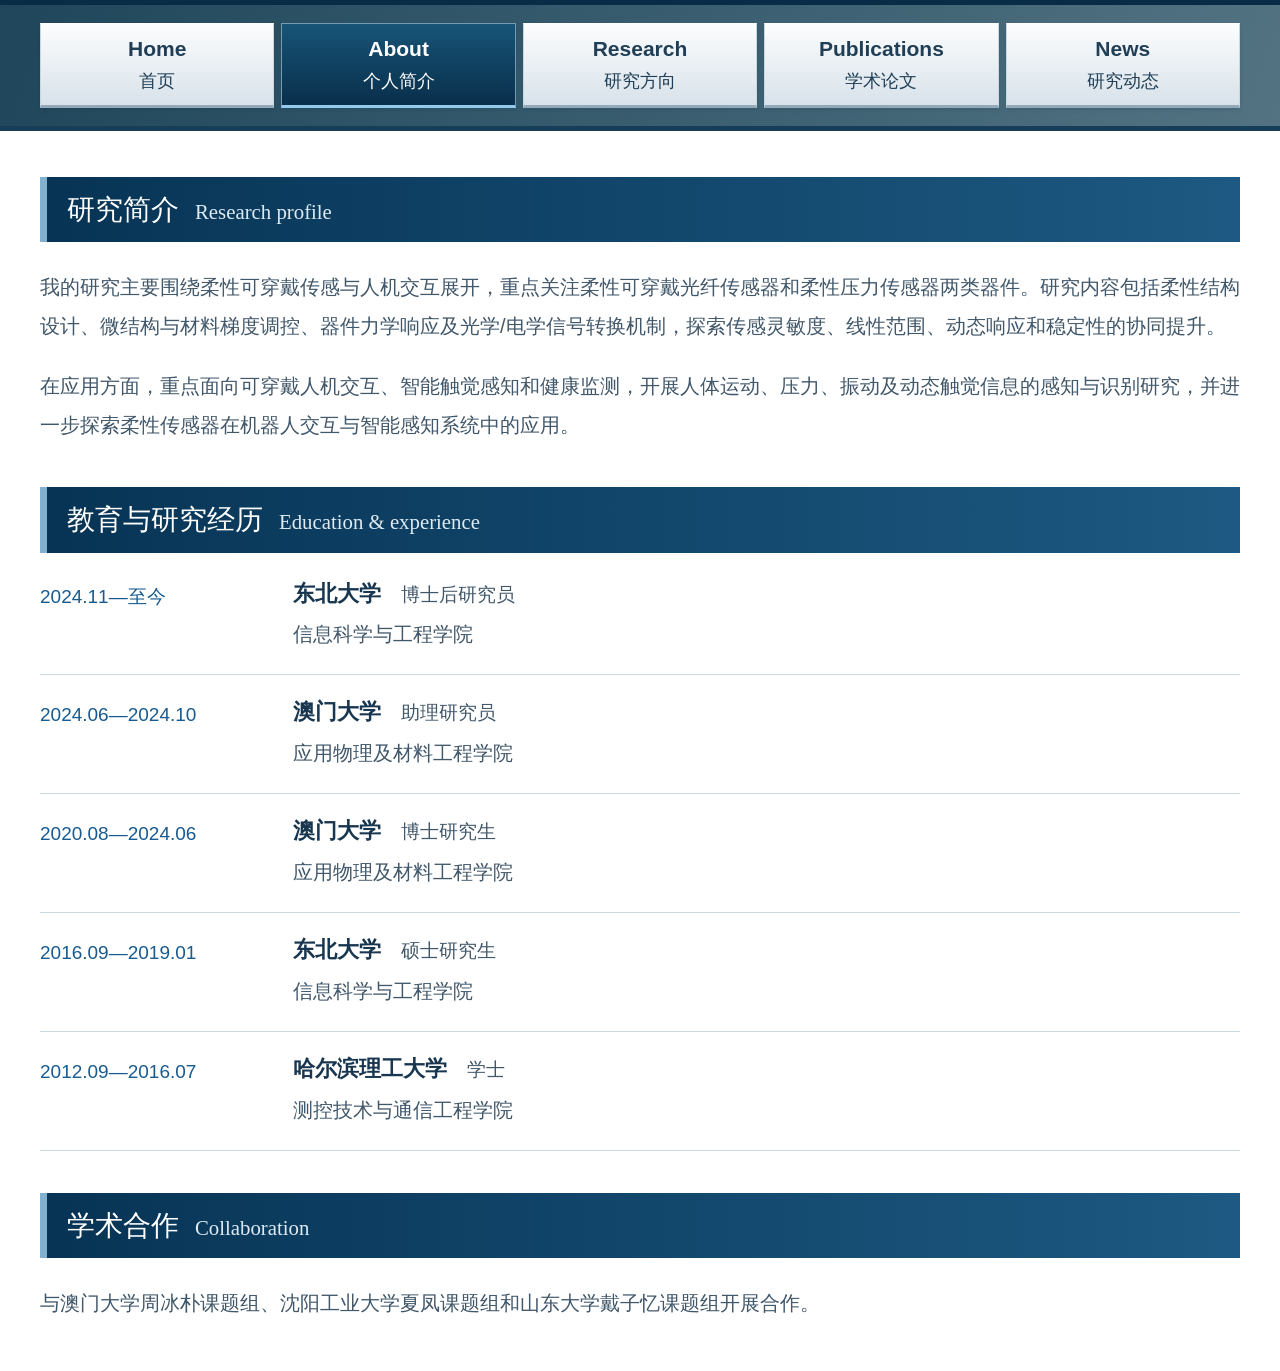
<file: about.html>
<!doctype html>
<html lang="zh-CN"><head>
<meta charset="utf-8"><meta name="viewport" content="width=device-width,initial-scale=1">
<title>个人简介 · 雷铭 Ming Lei</title>
<meta name="description" content="雷铭个人简介：柔性可穿戴传感与人机交互研究、教育与研究经历及学术合作。">
<meta name="author" content="Ming Lei">
<meta name="theme-color" content="#162b44">
<link rel="icon" type="image/svg+xml" href="data:image/svg+xml,%3Csvg%20xmlns%3D%22http%3A%2F%2Fwww.w3.org%2F2000%2Fsvg%22%20viewBox%3D%220%200%2064%2064%22%3E%3Crect%20width%3D%2264%22%20height%3D%2264%22%20rx%3D%226%22%20fill%3D%22%23162b44%22%2F%3E%3Ctext%20x%3D%2232%22%20y%3D%2243%22%20text-anchor%3D%22middle%22%20font-family%3D%22Georgia%2Cserif%22%20font-size%3D%2234%22%20fill%3D%22white%22%3EM%3C%2Ftext%3E%3C%2Fsvg%3E">
<style>@charset "UTF-8";
:root{--ink:#18364f;--muted:#41576a;--blue:#175b91;--deep:#073455;--line:#cbd7e1;--wash:#eef4f8;--white:#fff;--serif:Georgia,'Times New Roman','Noto Serif CJK SC',serif;--sans:-apple-system,BlinkMacSystemFont,'Segoe UI','PingFang SC','Microsoft YaHei',sans-serif}
*{box-sizing:border-box}html{font-size:100%;scroll-behavior:smooth;scroll-padding-top:2rem}body{margin:0;color:var(--ink);background:white;font:1.25rem/1.85 var(--sans);-webkit-font-smoothing:antialiased}a{color:var(--blue);text-underline-offset:5px}a:hover{color:#092e4b}a:focus-visible,button:focus-visible{outline:3px solid #ce891b;outline-offset:5px}img{display:block;max-width:100%;height:auto}button{font:inherit}h1,h2,h3,p{margin-top:0}h1,h2,h3{line-height:1.4}p{margin-bottom:1.35rem}.wrap{width:min(1200px,calc(100% - 72px));margin-inline:auto}.skip{position:absolute;top:-120px;left:1rem;padding:.5rem 1rem;background:white;z-index:99}.skip:focus{top:1rem}
/* Wide academic masthead with individual navigation blocks. */
.masthead{border-top:5px solid #082b46;border-bottom:5px solid #173e58;background:linear-gradient(110deg,#20465b 0%,#406475 66%,#537382 100%);color:white}.header-inner{position:relative;display:grid;grid-template-columns:minmax(0,1fr) auto;gap:24px 32px;padding-block:28px 22px}.brand{display:inline-flex;align-items:center;gap:22px;color:white;text-decoration:none;width:fit-content;min-width:0}.brand:hover{color:white}.brand-mark{width:78px;height:78px;display:grid;place-items:center;flex:0 0 auto;border:1px solid #c4d8e3;outline:1px solid #7996a8;outline-offset:5px;background:#183c52;font:normal 2rem var(--serif);letter-spacing:-3px;padding-right:3px}.brand-name{font:600 2.125rem/1.3 var(--serif);letter-spacing:.01em}.brand-subtitle{display:block;margin-top:.55rem;color:#edf4f8;font:normal 1.1875rem/1.6 var(--sans);letter-spacing:.04em}.header-decoration{width:160px;align-self:center;display:grid;justify-items:end;gap:12px;padding:5px}.header-decoration span{height:2px;background:#b8cbd8;opacity:.7}.header-decoration span:nth-child(1){width:75%}.header-decoration span:nth-child(2){width:100%}.header-decoration span:nth-child(3){width:50%}
.nav{grid-column:1/-1;display:grid;grid-template-columns:repeat(5,minmax(0,1fr));gap:7px}.nav a{display:flex;flex-direction:column;flex-wrap:wrap;gap:.2rem .7rem;align-items:center;justify-content:center;min-height:67px;padding:10px 12px;border:1px solid #c9d7e1;border-top-color:white;border-bottom:3px solid #93a8b8;background:linear-gradient(#fcfdfe,#d8e2ea);color:#203f56;text-align:center;text-decoration:none;box-shadow:0 2px 4px #102a3c25;transition:background .15s ease,color .15s ease}.nav-en{font:600 1.3125rem/1.45 var(--sans)}.nav-zh{font-size:1.125rem;line-height:1.5}.nav a[aria-current=page]{background:linear-gradient(#175477,#092f4c);color:white;border-color:#729bb5;border-bottom-color:#93c9eb}.nav a:hover{background:#c8dce9;color:#123b57}.nav a[aria-current=page]:hover{background:#164d71;color:white}.nav-toggle{display:none;color:white;border:1px solid #b8ccd9;background:#163c53;padding:.4rem .8rem}
/* Home and research features. */
.eyebrow{font-size:1rem;line-height:1.65;letter-spacing:.055em;font-weight:600;color:var(--blue);margin-bottom:1.35rem}.hero{display:grid;grid-template-columns:minmax(0,1.25fr) minmax(0,.85fr);gap:48px;align-items:start;padding:50px 0 44px}.hero h1{font:normal clamp(3rem,4.6vw,4rem)/1.2 var(--serif);letter-spacing:-.03em;margin-bottom:1.3rem}.hero h1 span{font:500 2.1rem/1.4 var(--sans);letter-spacing:.08em;margin-left:1rem;white-space:nowrap}.hero .lead{font-size:1.5rem;line-height:1.7;font-weight:500;margin-bottom:1rem}.hero .intro{color:var(--muted);max-width:39rem}.actions{display:flex;flex-wrap:wrap;align-items:center;gap:1.7rem;margin-top:1.5rem}.button{display:inline-flex;align-items:center;justify-content:center;background:linear-gradient(#286b9b,#154a72);border:1px solid #123d5e;color:white;text-decoration:none;padding:.55rem 1.4rem;font-size:1.1875rem;box-shadow:0 2px 3px #18364f18}.button:hover{background:#123c5c;color:white}.text-link{font-size:1.125rem}
.research-index{border:1px solid #b8cbd9;background:var(--wash);box-shadow:5px 5px 0 #e4ecf2}.research-index>p{background:var(--deep);color:white;padding:12px 18px;font-size:1rem;letter-spacing:.04em;margin:0}.research-index a{display:grid;grid-template-columns:42px minmax(0,1fr);gap:14px;padding:20px 18px;border-bottom:1px solid var(--line);text-decoration:none;color:var(--ink)}.research-index a:last-child{border-bottom:0}.research-index a:hover{background:#e0edf6}.research-index .no{display:grid;place-items:center;align-self:start;height:40px;background:white;border:1px solid #b8c9d6;color:var(--blue);font:normal 1.2rem var(--serif)}.research-index strong{font-size:1.25rem;line-height:1.6;font-weight:600}.research-index small{display:block;font-size:1.0625rem;line-height:1.6;color:var(--muted);margin-top:5px}
.section{padding:42px 0;border-top:1px solid var(--line)}.section-heading{display:flex;justify-content:space-between;align-items:center;gap:1rem;background:linear-gradient(90deg,#073455,#1d5982);border-left:7px solid #81b1cf;color:white;padding:13px 20px;margin-bottom:2rem}.section-heading h2{font-size:1.75rem;font-weight:500;margin:0}.section-heading h2 small{font:normal 1.3rem/1.5 var(--serif);color:#deebf3;margin-left:1rem}.section-heading>a{color:white;white-space:nowrap}
.featured{position:relative;background:#eef4f8;border-top:1px solid #bdcfdd;border-bottom:1px solid #bdcfdd}.featured::before{content:'';display:block;width:min(1200px,calc(100% - 72px));height:5px;margin-inline:auto;background:linear-gradient(90deg,#154f79 0 22%,#86b1cc 22% 42%,#d7e4ed 42%)}.featured-inner{display:grid;grid-template-columns:minmax(0,1fr) minmax(0,1fr);gap:50px;align-items:center;padding-block:42px}.feature-label{font-size:1rem;color:var(--blue);font-weight:600;letter-spacing:.035em;line-height:1.7}.featured h2{font-size:2.125rem;font-weight:500;margin:1.1rem 0}.featured p{color:var(--muted)}.feature-figure{margin:0;padding:24px;background:white;border:1px solid var(--line);box-shadow:5px 5px 0 #d5e3ee}.feature-figure img{width:100%;max-height:330px;object-fit:contain}.feature-figure figcaption{font-size:1rem;line-height:1.7;color:var(--muted);margin-top:16px;padding-top:12px;border-top:1px solid var(--line)}.feature-type{position:relative;min-height:280px;display:flex;flex-direction:column;gap:25px;justify-content:space-between;background:linear-gradient(125deg,#103d5c,#245b7b);color:white;padding:34px;border:5px solid white;outline:1px solid #c0d1df;box-shadow:7px 7px 0 #dce7ef}.feature-type::after{content:'';position:absolute;top:16px;right:16px;width:38px;height:38px;border-top:2px solid #99bed5;border-right:2px solid #99bed5}.feature-type strong{font:normal 2rem/1.3 var(--serif)}.feature-type span{font-size:1rem;letter-spacing:.04em;color:#e0ebf3}
.pub-list{list-style:none;padding:0;margin:0}.pub-item{display:grid;grid-template-columns:54px minmax(0,1fr);gap:22px;padding:1.9rem 0;border-bottom:1px solid var(--line)}.pub-item:first-child{padding-top:0}.pub-number{display:grid;place-items:center;align-self:start;width:45px;height:45px;border:1px solid #b8cbd9;background:var(--wash);color:var(--blue);font:normal 1.35rem var(--serif)}.pub-title{font:500 1.5rem/1.5 var(--serif);margin:0 0 .8rem}.pub-title a{color:var(--ink);text-decoration:none}.pub-title a:hover{color:var(--blue);text-decoration:underline}.authors{color:var(--muted);font-size:1.1875rem;line-height:1.8;margin-bottom:.7rem}.authors strong{color:var(--ink);font-weight:650}.pub-meta{font-size:1.125rem;line-height:1.8;color:var(--muted);margin:0}.pub-meta em{color:var(--blue);font-style:normal;font-weight:600}.pub-links{display:flex;flex-wrap:wrap;gap:.7rem 1.5rem;font-size:1.0625rem;margin-top:.75rem}.home-bottom{display:grid;grid-template-columns:minmax(0,1fr) minmax(0,1fr);gap:52px}.home-bottom h2{font-size:1.65rem;font-weight:500;border-left:6px solid #327aa7;background:var(--wash);padding:10px 16px}.news-row{display:grid;grid-template-columns:112px minmax(0,1fr);gap:14px;margin-top:1.35rem}.news-row time{font-size:1.0625rem;color:var(--blue);font-variant-numeric:tabular-nums}.news-row p{font-size:1.1875rem;color:var(--muted);margin:0}
/* Shared inner-page typography and section ornaments. */
.page-heading{position:relative;padding:35px 32px;margin:38px 0 42px;background:linear-gradient(100deg,#e7eff5,#f7fafc);border-left:7px solid #19547c;border-bottom:1px solid #c5d6e3}.page-heading::after{content:'';position:absolute;right:20px;top:20px;width:56px;height:18px;border-top:2px solid #b4cbdc;border-bottom:2px solid #b4cbdc}.page-heading .eyebrow{margin-bottom:10px}.page-heading h1{font:normal clamp(2.4rem,4vw,3.2rem)/1.3 var(--serif);margin:0}.page-heading h1 span{font:500 1.75rem/1.5 var(--sans);letter-spacing:.06em;margin-left:1.3rem}.page-heading p{color:var(--muted);margin:1.1rem 0 0;max-width:55rem}.page-body{padding-bottom:60px;min-height:420px}.about-layout{display:grid;grid-template-columns:265px minmax(0,1fr);gap:50px}.profile-block{padding:30px;background:var(--wash);border:1px solid var(--line);border-top:6px solid #2a6b98;align-self:start;box-shadow:5px 5px 0 #e0eaf2}.profile-block .initials{font:normal 4.5rem/1.1 var(--serif);letter-spacing:-.07em;margin-bottom:1.4rem}.profile-block h2{font-size:1.625rem;font-weight:500;margin-bottom:.3rem}.profile-block p{font-size:1.125rem;color:var(--muted);margin-bottom:.65rem}.prose{max-width:850px}.prose h2{font-size:1.6rem;font-weight:500;margin:2.8rem 0 1.4rem;padding:8px 16px;border-left:5px solid #347faa;background:var(--wash)}.prose h2:first-child{margin-top:0}.prose p{color:var(--muted)}.timeline-entry{display:grid;grid-template-columns:190px minmax(0,1fr);gap:24px;padding:1.4rem 0;border-top:1px solid var(--line)}.timeline-entry time{color:var(--blue);font-size:1.0625rem}.timeline-entry h3{font-size:1.25rem;font-weight:500;margin-bottom:.5rem}.timeline-entry p{font-size:1.125rem;margin:0}.source-note{font-size:1rem;color:var(--muted);margin-top:1rem}
.research-block{display:grid;grid-template-columns:78px minmax(0,1fr);gap:24px;padding:2.7rem 0;border-bottom:1px solid var(--line)}.research-block:first-child{padding-top:0}.research-num{display:grid;place-items:center;align-self:start;width:62px;height:62px;color:white;background:linear-gradient(#3e7b9c,#16496c);box-shadow:4px 4px 0 #dbe7ef;font:normal 2rem var(--serif)}.research-block h2{font-size:1.875rem;font-weight:500;margin-bottom:.5rem}.research-block .en{font:normal 1.4rem/1.6 var(--serif);color:var(--blue);margin-bottom:1.4rem}.research-block p{color:var(--muted);max-width:55rem}.keywords{display:flex;flex-wrap:wrap;gap:.7rem;margin:1.4rem 0}.keywords span{font-size:1.0625rem;padding:.25rem .75rem;background:var(--wash);color:var(--muted);border:1px solid var(--line)}.related{border-left:3px solid #a5c4d9;padding-left:1.2rem;margin-top:1.5rem;font-size:1.125rem;line-height:1.8}.years{display:flex;flex-wrap:wrap;gap:1rem;margin-bottom:2.5rem;font-size:1.1875rem}.years a{padding:5px 24px;border:1px solid #b9ccda;background:var(--wash);text-decoration:none}.years a:hover{background:#dae9f4}.year-group{display:grid;grid-template-columns:110px minmax(0,1fr);gap:25px;margin-bottom:3rem}.year-group>h2{font:normal 2rem/1.4 var(--serif);color:white;background:var(--deep);padding:12px 15px;margin:0;align-self:start;text-align:center;border-bottom:5px solid #8cb9d7}.year-group .pub-item{grid-template-columns:48px minmax(0,1fr);gap:16px}.news-article{display:grid;grid-template-columns:160px minmax(0,1fr);gap:32px;padding:2.1rem 0;border-bottom:1px solid var(--line)}.news-article:first-child{padding-top:0}.news-article time{color:var(--blue);background:var(--wash);border-left:4px solid #7faaca;padding:9px 14px;align-self:start;font-size:1.125rem}.news-article h2{font-size:1.65rem;font-weight:500;margin-bottom:1.1rem}.news-article p{color:var(--muted);max-width:52rem}.footer{border-top:4px solid #315f7e;background:#edf3f7;padding:30px 0;font-size:1rem;color:var(--muted)}.footer-inner{display:flex;flex-wrap:wrap;justify-content:space-between;align-items:center;gap:1rem}.footer p{margin:0}.footer a{color:var(--muted)}
@media(max-width:1000px){.wrap{width:calc(100% - 48px)}.header-decoration{width:100px}.nav a{flex-direction:column;gap:2px}.hero{grid-template-columns:minmax(0,1.2fr) minmax(0,1fr);gap:32px}.hero h1 span{display:block;margin:.7rem 0 0}.hero .lead{font-size:1.375rem}.featured-inner{gap:32px}.about-layout{grid-template-columns:235px minmax(0,1fr);gap:32px}.timeline-entry{grid-template-columns:1fr;gap:.5rem}.home-bottom{gap:32px}.news-row{grid-template-columns:1fr;gap:4px}.section-heading h2 small{display:block;margin:.3rem 0 0}}
@media(max-width:720px){body{font-size:1.125rem;line-height:1.85}.wrap{width:calc(100% - 32px)}.header-inner{gap:20px 12px;padding-block:22px 18px}.brand{gap:16px}.brand-mark{width:52px;height:58px;font-size:1.5rem;outline-offset:3px}.brand-name{font-size:1.55rem;line-height:1.5}.brand-subtitle{font-size:1rem;margin-top:.25rem;letter-spacing:0}.header-decoration{display:none}.nav-toggle{display:block;align-self:center;padding:.35rem .65rem;font-size:1rem}.nav{grid-template-columns:repeat(2,minmax(0,1fr));gap:7px}.nav a{min-height:62px;flex-direction:row;flex-wrap:wrap;gap:4px 10px;padding:9px}.nav a:last-child{grid-column:1/-1}.nav-en{font-size:1.1875rem}.nav-zh{font-size:1rem}.js .nav{display:none}.js .nav.is-open{display:grid}.hero{grid-template-columns:1fr;padding:34px 0;gap:32px}.hero h1{font-size:3.25rem}.hero h1 span{display:inline-block;margin:0 0 0 .7rem;font-size:1.75rem}.hero .lead{font-size:1.3rem}.hero .intro{font-size:1.1875rem}.eyebrow{font-size:1rem}.research-index strong{font-size:1.1875rem}.research-index small{font-size:1rem}.research-index a{padding:17px 15px;gap:12px}.actions{gap:1.3rem}.text-link{font-size:1.0625rem}.featured-inner{grid-template-columns:1fr;padding-block:32px;gap:25px}.featured::before{width:calc(100% - 32px)}.featured h2{font-size:1.875rem}.feature-type{padding:26px;min-height:260px}.feature-type strong{font-size:1.75rem}.feature-label{font-size:1rem}.section{padding:32px 0}.section-heading{padding:12px 14px;align-items:flex-start}.section-heading h2{font-size:1.5rem}.section-heading h2 small{font-size:1.125rem}.home-bottom{grid-template-columns:1fr;gap:30px}.home-bottom h2{font-size:1.45rem}.news-row{grid-template-columns:108px minmax(0,1fr);gap:12px}.news-row p{font-size:1.125rem}.pub-item{grid-template-columns:36px minmax(0,1fr);gap:12px}.pub-number{width:32px;height:34px;font-size:1.1rem}.pub-title{font-size:1.3125rem}.authors,.pub-meta{font-size:1.0625rem}.pub-links{font-size:1rem}.page-heading{padding:24px 20px;margin:26px 0 30px}.page-heading h1{font-size:2.35rem;overflow-wrap:anywhere}.page-heading h1 span{display:block;margin:.6rem 0 0;font-size:1.5rem}.page-heading::after{width:30px;top:14px;right:12px}.about-layout{grid-template-columns:1fr;gap:30px}.profile-block{padding:24px}.profile-block .initials{float:right;font-size:3.5rem}.prose h2{font-size:1.4rem}.research-block{grid-template-columns:44px minmax(0,1fr);gap:14px}.research-num{width:42px;height:46px;font-size:1.45rem}.research-block h2{font-size:1.5rem}.research-block .en{font-size:1.25rem}.keywords span,.related{font-size:1.0625rem}.year-group{grid-template-columns:1fr;gap:24px}.year-group>h2{justify-self:start;min-width:115px;font-size:1.7rem}.year-group .pub-item{grid-template-columns:36px minmax(0,1fr);gap:12px}.news-article{grid-template-columns:1fr;gap:16px}.news-article time{justify-self:start}.news-article h2{font-size:1.5rem}.page-body{padding-bottom:40px}.footer-inner{display:block}.footer p+p{margin-top:.75rem}}
@media(max-width:420px){.brand-name{font-size:1.375rem}.brand-mark{display:none}.brand-subtitle{max-width:230px}.hero h1 span{display:block;margin:.5rem 0 0}.nav a{flex-direction:column}.news-row{grid-template-columns:1fr;gap:2px}.section-heading{flex-wrap:wrap}}
/* Homepage: full-width introduction with two research directions. */
.hero-home{display:block;max-width:1100px;padding-block:46px 42px}
.home-directions{display:grid;gap:13px;list-style:none;padding:0;margin:0 0 30px}
.home-directions li{display:flex;align-items:baseline;gap:16px;font-size:1.5rem;line-height:1.65;font-weight:600}
.direction-number{flex:0 0 auto;font:normal 1.15rem/1.7 var(--serif);color:var(--blue);border-bottom:2px solid #8fb4cc;min-width:30px;text-align:center}
.research-focus{padding:26px 30px;background:linear-gradient(110deg,#f0f5f9,#fafcfd);border-left:5px solid #427d9f;border-top:1px solid #d9e5ed;border-bottom:1px solid #d9e5ed}
.focus-intro{font-size:1.375rem;color:var(--ink);margin-bottom:20px}
.focus-item h2{font-size:1.375rem;font-weight:600;line-height:1.65;margin:0 0 9px}
.focus-item h2 strong{font-weight:650}
.focus-item p{color:var(--muted);font-size:1.25rem;line-height:1.95;margin:0}
.focus-item+.focus-item{margin-top:24px;padding-top:23px;border-top:1px solid #d4e0e9}
.home-experience{margin-bottom:22px;padding-left:20px;border-left:2px solid #bfd2df}
.home-experience h3{font-size:1.25rem;font-weight:650;color:var(--blue);margin-bottom:7px}
.home-experience p{margin:0;color:var(--muted)}
@media(max-width:720px){.hero-home{padding-block:32px}.home-directions{gap:12px;margin-bottom:24px}.home-directions li{font-size:1.25rem;gap:12px}.direction-number{font-size:1.0625rem;min-width:26px}.research-focus{padding:22px 18px}.focus-intro,.focus-item h2{font-size:1.25rem}.focus-item p{font-size:1.125rem;line-height:1.9}.focus-item+.focus-item{margin-top:21px;padding-top:20px}.home-experience h3{font-size:1.1875rem}}
/* Homepage review: navigation, name and supplied portrait. */
.home-page .header-inner{display:block;padding-block:18px}
.home-page .hero-home{display:grid;grid-template-columns:minmax(0,1fr) 224px;gap:26px 42px;max-width:none;padding-block:46px 20px}
.home-page .hero-home h1{grid-column:1;grid-row:1;margin:0}
.home-portrait{grid-column:2;grid-row:1 / span 2;align-self:start;margin:0;padding:7px;border:1px solid #c6d6e1;background:white;box-shadow:6px 6px 0 #edf3f7}
.home-portrait img{width:100%;height:auto;display:block}
.home-page .research-focus{grid-column:1;grid-row:2;padding:25px 28px}
.pub-inline-link{display:inline;white-space:nowrap}
.pub-original{font-size:inherit}
@media(max-width:1000px) and (min-width:721px){.home-page .hero-home{grid-template-columns:minmax(0,1fr) 190px;column-gap:28px}.home-page .research-focus{padding:23px}.home-page .focus-item h2,.home-page .focus-intro{font-size:1.25rem}}
@media(max-width:720px){.home-page .header-inner{padding-block:12px}.home-page .nav-toggle{margin-left:auto}.home-page .nav.is-open{margin-top:12px}.home-page .hero-home{grid-template-columns:minmax(0,1fr) 120px;gap:24px 20px;padding-block:28px 8px}.home-page .hero-home h1{font-size:2.7rem;align-self:center;line-height:1.25}.home-page .hero-home h1 span{display:block;margin:.6rem 0 0;font-size:1.8rem}.home-portrait{grid-column:2;grid-row:1;padding:5px;box-shadow:4px 4px 0 #edf3f7}.home-page .research-focus{grid-column:1 / -1;grid-row:2;padding:22px 18px}}
@media(max-width:380px){.home-page .hero-home{grid-template-columns:minmax(0,1fr) 102px;column-gap:16px}.home-page .hero-home h1{font-size:2.35rem}}
/* About page: same navigation, type scale and section bars as Home. */
.visually-hidden{position:absolute;width:1px;height:1px;padding:0;margin:-1px;overflow:hidden;clip-path:inset(50%);white-space:nowrap;border:0}
.about-content{padding-top:46px;padding-bottom:48px}
.about-section+.about-section{margin-top:42px}
.about-page .section-heading{margin-bottom:26px}
.about-copy{font-size:1.25rem;line-height:1.95;color:var(--muted)}
.about-copy p:last-child{margin-bottom:0}
.education-list{list-style:none;padding:0;margin:0}
.education-entry{display:grid;grid-template-columns:225px minmax(0,1fr);gap:28px;padding:22px 0;border-bottom:1px solid var(--line)}
.education-entry:first-child{padding-top:0}
.education-period{font-size:1.1875rem;font-variant-numeric:tabular-nums;color:var(--blue);margin:0;white-space:nowrap}
.education-entry h3{display:flex;flex-wrap:wrap;align-items:baseline;gap:8px 20px;font-size:1.375rem;font-weight:600;margin:0 0 7px}
.education-role{font-size:1.1875rem;font-weight:400;color:var(--muted)}
.education-entry div>p{font-size:1.25rem;line-height:1.8;color:var(--muted);margin:0}
@media(max-width:1000px){.education-entry{grid-template-columns:190px minmax(0,1fr);gap:24px}}
@media(max-width:720px){.about-content{padding-top:28px;padding-bottom:36px}.about-section+.about-section{margin-top:32px}.about-page .section-heading{margin-bottom:22px}.about-copy{font-size:1.125rem;line-height:1.9}.education-entry{grid-template-columns:1fr;gap:8px;padding-block:20px}.education-period,.education-role{font-size:1.0625rem}.education-entry h3{font-size:1.25rem;gap:6px 16px}.education-entry div>p{font-size:1.125rem}}
@media(prefers-reduced-motion:reduce){html{scroll-behavior:auto}*{transition:none!important}}
</style>
</head><body class="home-page about-page">
<a class="skip" href="#main">跳转到主要内容</a>
<header class="masthead"><div class="wrap header-inner">

<button class="nav-toggle" type="button" aria-expanded="false" aria-controls="site-nav">菜单</button>
<nav class="nav" id="site-nav" aria-label="主要导航"><a href="index.html"><span class="nav-en" lang="en">Home</span><span class="nav-zh">首页</span></a><a href="about.html" aria-current="page"><span class="nav-en" lang="en">About</span><span class="nav-zh">个人简介</span></a><a href="research.html"><span class="nav-en" lang="en">Research</span><span class="nav-zh">研究方向</span></a><a href="publications.html"><span class="nav-en" lang="en">Publications</span><span class="nav-zh">学术论文</span></a><a href="news.html"><span class="nav-en" lang="en">News</span><span class="nav-zh">研究动态</span></a></nav>
</div></header>
<main id="main"><div class="wrap about-content"><h1 class="visually-hidden">个人简介</h1>
<section class="about-section" aria-labelledby="research-profile"><div class="section-heading"><h2 id="research-profile">研究简介<small lang="en">Research profile</small></h2></div><div class="about-copy"><p>我的研究主要围绕柔性可穿戴传感与人机交互展开，重点关注柔性可穿戴光纤传感器和柔性压力传感器两类器件。研究内容包括柔性结构设计、微结构与材料梯度调控、器件力学响应及光学/电学信号转换机制，探索传感灵敏度、线性范围、动态响应和稳定性的协同提升。</p><p>在应用方面，重点面向可穿戴人机交互、智能触觉感知和健康监测，开展人体运动、压力、振动及动态触觉信息的感知与识别研究，并进一步探索柔性传感器在机器人交互与智能感知系统中的应用。</p></div></section>
<section class="about-section" aria-labelledby="education-experience"><div class="section-heading"><h2 id="education-experience">教育与研究经历<small lang="en">Education &amp; experience</small></h2></div><ol class="education-list"><li class="education-entry"><p class="education-period">2024.11—至今</p><div><h3>东北大学<span class="education-role">博士后研究员</span></h3><p>信息科学与工程学院</p></div></li><li class="education-entry"><p class="education-period">2024.06—2024.10</p><div><h3>澳门大学<span class="education-role">助理研究员</span></h3><p>应用物理及材料工程学院</p></div></li><li class="education-entry"><p class="education-period">2020.08—2024.06</p><div><h3>澳门大学<span class="education-role">博士研究生</span></h3><p>应用物理及材料工程学院</p></div></li><li class="education-entry"><p class="education-period">2016.09—2019.01</p><div><h3>东北大学<span class="education-role">硕士研究生</span></h3><p>信息科学与工程学院</p></div></li><li class="education-entry"><p class="education-period">2012.09—2016.07</p><div><h3>哈尔滨理工大学<span class="education-role">学士</span></h3><p>测控技术与通信工程学院</p></div></li></ol></section>
<section class="about-section" aria-labelledby="collaboration"><div class="section-heading"><h2 id="collaboration">学术合作<small lang="en">Collaboration</small></h2></div><div class="about-copy"><p>与澳门大学周冰朴课题组、沈阳工业大学夏凤课题组和山东大学戴子忆课题组开展合作。</p></div></section>
</div></main>
<script>document.documentElement.classList.add('js');
const toggle = document.querySelector('.nav-toggle');
const nav = document.querySelector('#site-nav');
if (toggle && nav) {
  const close = () => {nav.classList.remove('is-open'); toggle.setAttribute('aria-expanded', 'false'); toggle.textContent = '菜单';};
  toggle.addEventListener('click', () => {
    const open = toggle.getAttribute('aria-expanded') !== 'true';
    toggle.setAttribute('aria-expanded', String(open));
    nav.classList.toggle('is-open', open);
    toggle.textContent = open ? '收起' : '菜单';
  });
  document.addEventListener('keydown', e => {if (e.key === 'Escape' && nav.classList.contains('is-open')) {close(); toggle.focus();}});
  nav.addEventListener('click', e => {if (e.target.closest('a')) close();});
}
</script></body></html>
</file>
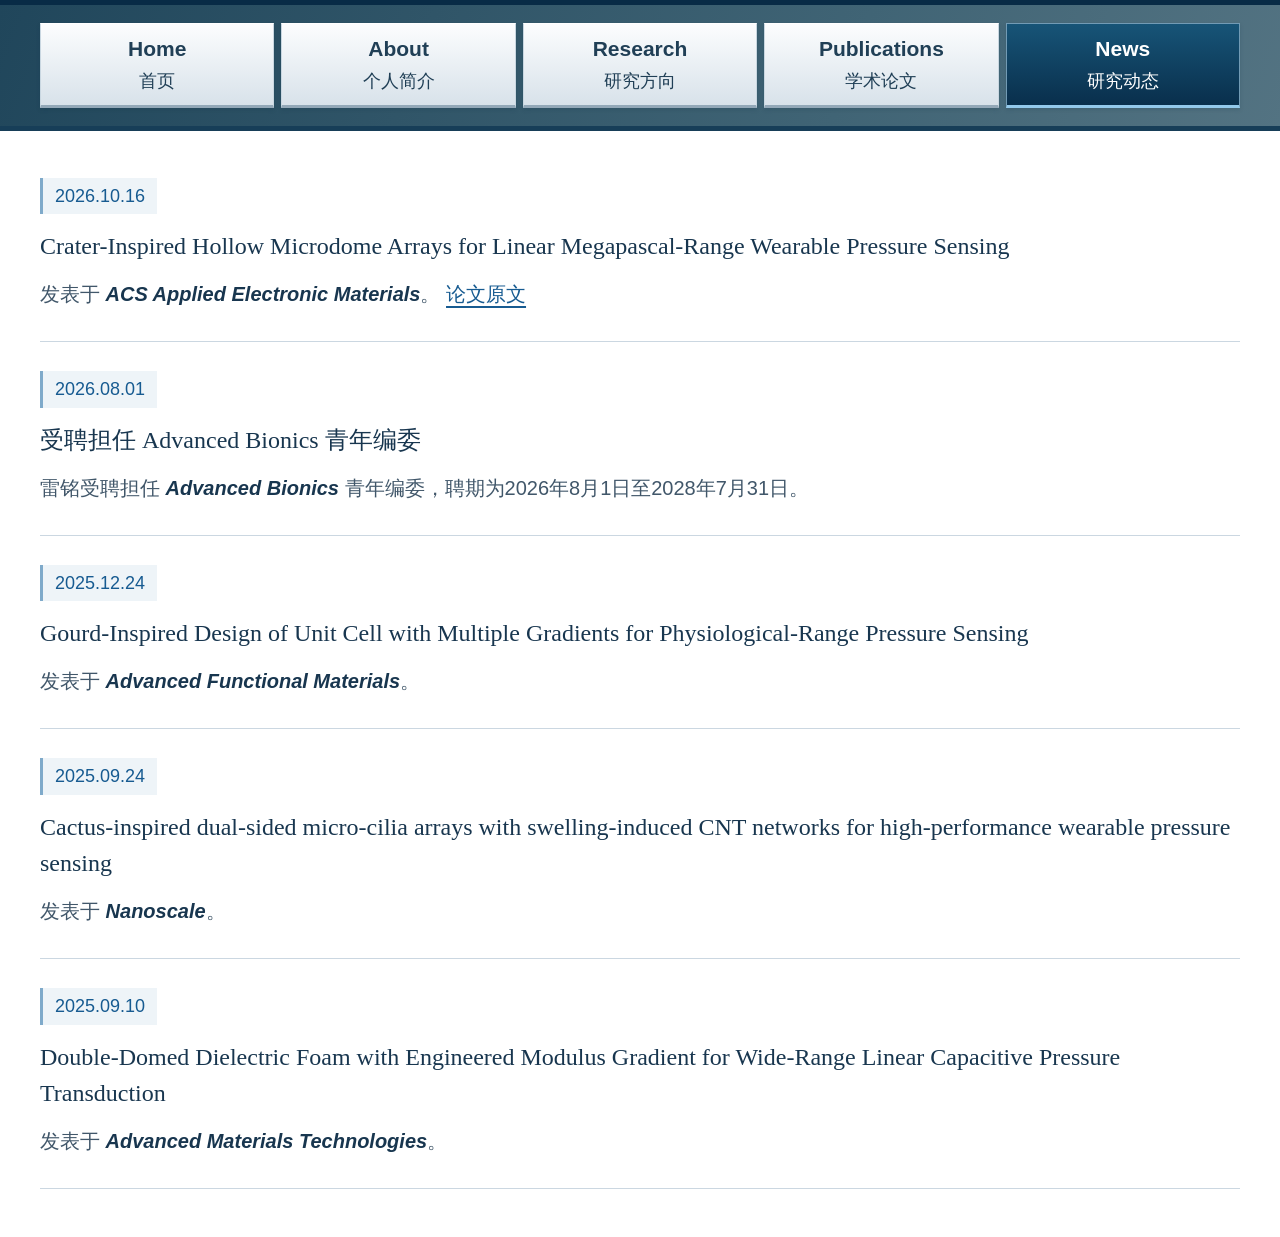
<file: news.html>
<!doctype html>
<html lang="zh-CN"><head>
<meta charset="utf-8"><meta name="viewport" content="width=device-width,initial-scale=1">
<title>研究动态 · 雷铭 Ming Lei</title>
<meta name="description" content="雷铭研究动态：发表时间、论文英文标题与发表期刊。">
<meta name="author" content="Ming Lei">
<meta name="theme-color" content="#162b44">
<link rel="icon" type="image/svg+xml" href="data:image/svg+xml,%3Csvg%20xmlns%3D%22http%3A%2F%2Fwww.w3.org%2F2000%2Fsvg%22%20viewBox%3D%220%200%2064%2064%22%3E%3Crect%20width%3D%2264%22%20height%3D%2264%22%20rx%3D%226%22%20fill%3D%22%23162b44%22%2F%3E%3Ctext%20x%3D%2232%22%20y%3D%2243%22%20text-anchor%3D%22middle%22%20font-family%3D%22Georgia%2Cserif%22%20font-size%3D%2234%22%20fill%3D%22white%22%3EM%3C%2Ftext%3E%3C%2Fsvg%3E">
<style>@charset "UTF-8";
:root{--ink:#18364f;--muted:#41576a;--blue:#175b91;--deep:#073455;--line:#cbd7e1;--wash:#eef4f8;--white:#fff;--serif:Georgia,'Times New Roman','Noto Serif CJK SC',serif;--sans:-apple-system,BlinkMacSystemFont,'Segoe UI','PingFang SC','Microsoft YaHei',sans-serif}
*{box-sizing:border-box}html{font-size:100%;scroll-behavior:smooth;scroll-padding-top:2rem}body{margin:0;color:var(--ink);background:white;font:1.25rem/1.85 var(--sans);-webkit-font-smoothing:antialiased}a{color:var(--blue);text-underline-offset:5px}a:hover{color:#092e4b}a:focus-visible,button:focus-visible{outline:3px solid #ce891b;outline-offset:5px}img{display:block;max-width:100%;height:auto}button{font:inherit}h1,h2,h3,p{margin-top:0}h1,h2,h3{line-height:1.4}p{margin-bottom:1.35rem}.wrap{width:min(1200px,calc(100% - 72px));margin-inline:auto}.skip{position:absolute;top:-120px;left:1rem;padding:.5rem 1rem;background:white;z-index:99}.skip:focus{top:1rem}
/* Wide academic masthead with individual navigation blocks. */
.masthead{border-top:5px solid #082b46;border-bottom:5px solid #173e58;background:linear-gradient(110deg,#20465b 0%,#406475 66%,#537382 100%);color:white}.header-inner{position:relative;display:grid;grid-template-columns:minmax(0,1fr) auto;gap:24px 32px;padding-block:28px 22px}.brand{display:inline-flex;align-items:center;gap:22px;color:white;text-decoration:none;width:fit-content;min-width:0}.brand:hover{color:white}.brand-mark{width:78px;height:78px;display:grid;place-items:center;flex:0 0 auto;border:1px solid #c4d8e3;outline:1px solid #7996a8;outline-offset:5px;background:#183c52;font:normal 2rem var(--serif);letter-spacing:-3px;padding-right:3px}.brand-name{font:600 2.125rem/1.3 var(--serif);letter-spacing:.01em}.brand-subtitle{display:block;margin-top:.55rem;color:#edf4f8;font:normal 1.1875rem/1.6 var(--sans);letter-spacing:.04em}.header-decoration{width:160px;align-self:center;display:grid;justify-items:end;gap:12px;padding:5px}.header-decoration span{height:2px;background:#b8cbd8;opacity:.7}.header-decoration span:nth-child(1){width:75%}.header-decoration span:nth-child(2){width:100%}.header-decoration span:nth-child(3){width:50%}
.nav{grid-column:1/-1;display:grid;grid-template-columns:repeat(5,minmax(0,1fr));gap:7px}.nav a{display:flex;flex-direction:column;flex-wrap:wrap;gap:.2rem .7rem;align-items:center;justify-content:center;min-height:67px;padding:10px 12px;border:1px solid #c9d7e1;border-top-color:white;border-bottom:3px solid #93a8b8;background:linear-gradient(#fcfdfe,#d8e2ea);color:#203f56;text-align:center;text-decoration:none;box-shadow:0 2px 4px #102a3c25;transition:background .15s ease,color .15s ease}.nav-en{font:600 1.3125rem/1.45 var(--sans)}.nav-zh{font-size:1.125rem;line-height:1.5}.nav a[aria-current=page]{background:linear-gradient(#175477,#092f4c);color:white;border-color:#729bb5;border-bottom-color:#93c9eb}.nav a:hover{background:#c8dce9;color:#123b57}.nav a[aria-current=page]:hover{background:#164d71;color:white}.nav-toggle{display:none;color:white;border:1px solid #b8ccd9;background:#163c53;padding:.4rem .8rem}
/* Home and research features. */
.eyebrow{font-size:1rem;line-height:1.65;letter-spacing:.055em;font-weight:600;color:var(--blue);margin-bottom:1.35rem}.hero{display:grid;grid-template-columns:minmax(0,1.25fr) minmax(0,.85fr);gap:48px;align-items:start;padding:50px 0 44px}.hero h1{font:normal clamp(3rem,4.6vw,4rem)/1.2 var(--serif);letter-spacing:-.03em;margin-bottom:1.3rem}.hero h1 span{font:500 2.1rem/1.4 var(--sans);letter-spacing:.08em;margin-left:1rem;white-space:nowrap}.hero .lead{font-size:1.5rem;line-height:1.7;font-weight:500;margin-bottom:1rem}.hero .intro{color:var(--muted);max-width:39rem}.actions{display:flex;flex-wrap:wrap;align-items:center;gap:1.7rem;margin-top:1.5rem}.button{display:inline-flex;align-items:center;justify-content:center;background:linear-gradient(#286b9b,#154a72);border:1px solid #123d5e;color:white;text-decoration:none;padding:.55rem 1.4rem;font-size:1.1875rem;box-shadow:0 2px 3px #18364f18}.button:hover{background:#123c5c;color:white}.text-link{font-size:1.125rem}
.research-index{border:1px solid #b8cbd9;background:var(--wash);box-shadow:5px 5px 0 #e4ecf2}.research-index>p{background:var(--deep);color:white;padding:12px 18px;font-size:1rem;letter-spacing:.04em;margin:0}.research-index a{display:grid;grid-template-columns:42px minmax(0,1fr);gap:14px;padding:20px 18px;border-bottom:1px solid var(--line);text-decoration:none;color:var(--ink)}.research-index a:last-child{border-bottom:0}.research-index a:hover{background:#e0edf6}.research-index .no{display:grid;place-items:center;align-self:start;height:40px;background:white;border:1px solid #b8c9d6;color:var(--blue);font:normal 1.2rem var(--serif)}.research-index strong{font-size:1.25rem;line-height:1.6;font-weight:600}.research-index small{display:block;font-size:1.0625rem;line-height:1.6;color:var(--muted);margin-top:5px}
.section{padding:42px 0;border-top:1px solid var(--line)}.section-heading{display:flex;justify-content:space-between;align-items:center;gap:1rem;background:linear-gradient(90deg,#073455,#1d5982);border-left:7px solid #81b1cf;color:white;padding:13px 20px;margin-bottom:2rem}.section-heading h2{font-size:1.75rem;font-weight:500;margin:0}.section-heading h2 small{font:normal 1.3rem/1.5 var(--serif);color:#deebf3;margin-left:1rem}.section-heading>a{color:white;white-space:nowrap}
.featured{position:relative;background:#eef4f8;border-top:1px solid #bdcfdd;border-bottom:1px solid #bdcfdd}.featured::before{content:'';display:block;width:min(1200px,calc(100% - 72px));height:5px;margin-inline:auto;background:linear-gradient(90deg,#154f79 0 22%,#86b1cc 22% 42%,#d7e4ed 42%)}.featured-inner{display:grid;grid-template-columns:minmax(0,1fr) minmax(0,1fr);gap:50px;align-items:center;padding-block:42px}.feature-label{font-size:1rem;color:var(--blue);font-weight:600;letter-spacing:.035em;line-height:1.7}.featured h2{font-size:2.125rem;font-weight:500;margin:1.1rem 0}.featured p{color:var(--muted)}.feature-figure{margin:0;padding:24px;background:white;border:1px solid var(--line);box-shadow:5px 5px 0 #d5e3ee}.feature-figure img{width:100%;max-height:330px;object-fit:contain}.feature-figure figcaption{font-size:1rem;line-height:1.7;color:var(--muted);margin-top:16px;padding-top:12px;border-top:1px solid var(--line)}.feature-type{position:relative;min-height:280px;display:flex;flex-direction:column;gap:25px;justify-content:space-between;background:linear-gradient(125deg,#103d5c,#245b7b);color:white;padding:34px;border:5px solid white;outline:1px solid #c0d1df;box-shadow:7px 7px 0 #dce7ef}.feature-type::after{content:'';position:absolute;top:16px;right:16px;width:38px;height:38px;border-top:2px solid #99bed5;border-right:2px solid #99bed5}.feature-type strong{font:normal 2rem/1.3 var(--serif)}.feature-type span{font-size:1rem;letter-spacing:.04em;color:#e0ebf3}
.pub-list{list-style:none;padding:0;margin:0}.pub-item{display:grid;grid-template-columns:54px minmax(0,1fr);gap:22px;padding:1.9rem 0;border-bottom:1px solid var(--line)}.pub-item:first-child{padding-top:0}.pub-number{display:grid;place-items:center;align-self:start;width:45px;height:45px;border:1px solid #b8cbd9;background:var(--wash);color:var(--blue);font:normal 1.35rem var(--serif)}.pub-title{font:500 1.5rem/1.5 var(--serif);margin:0 0 .8rem}.pub-title a{color:var(--ink);text-decoration:none}.pub-title a:hover{color:var(--blue);text-decoration:underline}.authors{color:var(--muted);font-size:1.1875rem;line-height:1.8;margin-bottom:.7rem}.authors strong{color:var(--ink);font-weight:650}.pub-meta{font-size:1.125rem;line-height:1.8;color:var(--muted);margin:0}.pub-meta em{color:var(--blue);font-style:normal;font-weight:600}.pub-links{display:flex;flex-wrap:wrap;gap:.7rem 1.5rem;font-size:1.0625rem;margin-top:.75rem}.home-bottom{display:grid;grid-template-columns:minmax(0,1fr) minmax(0,1fr);gap:52px}.home-bottom h2{font-size:1.65rem;font-weight:500;border-left:6px solid #327aa7;background:var(--wash);padding:10px 16px}.news-row{display:grid;grid-template-columns:112px minmax(0,1fr);gap:14px;margin-top:1.35rem}.news-row time{font-size:1.0625rem;color:var(--blue);font-variant-numeric:tabular-nums}.news-row p{font-size:1.1875rem;color:var(--muted);margin:0}
/* Shared inner-page typography and section ornaments. */
.page-heading{position:relative;padding:35px 32px;margin:38px 0 42px;background:linear-gradient(100deg,#e7eff5,#f7fafc);border-left:7px solid #19547c;border-bottom:1px solid #c5d6e3}.page-heading::after{content:'';position:absolute;right:20px;top:20px;width:56px;height:18px;border-top:2px solid #b4cbdc;border-bottom:2px solid #b4cbdc}.page-heading .eyebrow{margin-bottom:10px}.page-heading h1{font:normal clamp(2.4rem,4vw,3.2rem)/1.3 var(--serif);margin:0}.page-heading h1 span{font:500 1.75rem/1.5 var(--sans);letter-spacing:.06em;margin-left:1.3rem}.page-heading p{color:var(--muted);margin:1.1rem 0 0;max-width:55rem}.page-body{padding-bottom:60px;min-height:420px}.about-layout{display:grid;grid-template-columns:265px minmax(0,1fr);gap:50px}.profile-block{padding:30px;background:var(--wash);border:1px solid var(--line);border-top:6px solid #2a6b98;align-self:start;box-shadow:5px 5px 0 #e0eaf2}.profile-block .initials{font:normal 4.5rem/1.1 var(--serif);letter-spacing:-.07em;margin-bottom:1.4rem}.profile-block h2{font-size:1.625rem;font-weight:500;margin-bottom:.3rem}.profile-block p{font-size:1.125rem;color:var(--muted);margin-bottom:.65rem}.prose{max-width:850px}.prose h2{font-size:1.6rem;font-weight:500;margin:2.8rem 0 1.4rem;padding:8px 16px;border-left:5px solid #347faa;background:var(--wash)}.prose h2:first-child{margin-top:0}.prose p{color:var(--muted)}.timeline-entry{display:grid;grid-template-columns:190px minmax(0,1fr);gap:24px;padding:1.4rem 0;border-top:1px solid var(--line)}.timeline-entry time{color:var(--blue);font-size:1.0625rem}.timeline-entry h3{font-size:1.25rem;font-weight:500;margin-bottom:.5rem}.timeline-entry p{font-size:1.125rem;margin:0}.source-note{font-size:1rem;color:var(--muted);margin-top:1rem}
.research-block{display:grid;grid-template-columns:78px minmax(0,1fr);gap:24px;padding:2.7rem 0;border-bottom:1px solid var(--line)}.research-block:first-child{padding-top:0}.research-num{display:grid;place-items:center;align-self:start;width:62px;height:62px;color:white;background:linear-gradient(#3e7b9c,#16496c);box-shadow:4px 4px 0 #dbe7ef;font:normal 2rem var(--serif)}.research-block h2{font-size:1.875rem;font-weight:500;margin-bottom:.5rem}.research-block .en{font:normal 1.4rem/1.6 var(--serif);color:var(--blue);margin-bottom:1.4rem}.research-block p{color:var(--muted);max-width:55rem}.keywords{display:flex;flex-wrap:wrap;gap:.7rem;margin:1.4rem 0}.keywords span{font-size:1.0625rem;padding:.25rem .75rem;background:var(--wash);color:var(--muted);border:1px solid var(--line)}.related{border-left:3px solid #a5c4d9;padding-left:1.2rem;margin-top:1.5rem;font-size:1.125rem;line-height:1.8}.years{display:flex;flex-wrap:wrap;gap:1rem;margin-bottom:2.5rem;font-size:1.1875rem}.years a{padding:5px 24px;border:1px solid #b9ccda;background:var(--wash);text-decoration:none}.years a:hover{background:#dae9f4}.year-group{display:grid;grid-template-columns:110px minmax(0,1fr);gap:25px;margin-bottom:3rem}.year-group>h2{font:normal 2rem/1.4 var(--serif);color:white;background:var(--deep);padding:12px 15px;margin:0;align-self:start;text-align:center;border-bottom:5px solid #8cb9d7}.year-group .pub-item{grid-template-columns:48px minmax(0,1fr);gap:16px}.news-article{display:grid;grid-template-columns:160px minmax(0,1fr);gap:32px;padding:2.1rem 0;border-bottom:1px solid var(--line)}.news-article:first-child{padding-top:0}.news-article time{color:var(--blue);background:var(--wash);border-left:4px solid #7faaca;padding:9px 14px;align-self:start;font-size:1.125rem}.news-article h2{font-size:1.65rem;font-weight:500;margin-bottom:1.1rem}.news-article p{color:var(--muted);max-width:52rem}.footer{border-top:4px solid #315f7e;background:#edf3f7;padding:30px 0;font-size:1rem;color:var(--muted)}.footer-inner{display:flex;flex-wrap:wrap;justify-content:space-between;align-items:center;gap:1rem}.footer p{margin:0}.footer a{color:var(--muted)}
@media(max-width:1000px){.wrap{width:calc(100% - 48px)}.header-decoration{width:100px}.nav a{flex-direction:column;gap:2px}.hero{grid-template-columns:minmax(0,1.2fr) minmax(0,1fr);gap:32px}.hero h1 span{display:block;margin:.7rem 0 0}.hero .lead{font-size:1.375rem}.featured-inner{gap:32px}.about-layout{grid-template-columns:235px minmax(0,1fr);gap:32px}.timeline-entry{grid-template-columns:1fr;gap:.5rem}.home-bottom{gap:32px}.news-row{grid-template-columns:1fr;gap:4px}.section-heading h2 small{display:block;margin:.3rem 0 0}}
@media(max-width:720px){body{font-size:1.125rem;line-height:1.85}.wrap{width:calc(100% - 32px)}.header-inner{gap:20px 12px;padding-block:22px 18px}.brand{gap:16px}.brand-mark{width:52px;height:58px;font-size:1.5rem;outline-offset:3px}.brand-name{font-size:1.55rem;line-height:1.5}.brand-subtitle{font-size:1rem;margin-top:.25rem;letter-spacing:0}.header-decoration{display:none}.nav-toggle{display:block;align-self:center;padding:.35rem .65rem;font-size:1rem}.nav{grid-template-columns:repeat(2,minmax(0,1fr));gap:7px}.nav a{min-height:62px;flex-direction:row;flex-wrap:wrap;gap:4px 10px;padding:9px}.nav a:last-child{grid-column:1/-1}.nav-en{font-size:1.1875rem}.nav-zh{font-size:1rem}.js .nav{display:none}.js .nav.is-open{display:grid}.hero{grid-template-columns:1fr;padding:34px 0;gap:32px}.hero h1{font-size:3.25rem}.hero h1 span{display:inline-block;margin:0 0 0 .7rem;font-size:1.75rem}.hero .lead{font-size:1.3rem}.hero .intro{font-size:1.1875rem}.eyebrow{font-size:1rem}.research-index strong{font-size:1.1875rem}.research-index small{font-size:1rem}.research-index a{padding:17px 15px;gap:12px}.actions{gap:1.3rem}.text-link{font-size:1.0625rem}.featured-inner{grid-template-columns:1fr;padding-block:32px;gap:25px}.featured::before{width:calc(100% - 32px)}.featured h2{font-size:1.875rem}.feature-type{padding:26px;min-height:260px}.feature-type strong{font-size:1.75rem}.feature-label{font-size:1rem}.section{padding:32px 0}.section-heading{padding:12px 14px;align-items:flex-start}.section-heading h2{font-size:1.5rem}.section-heading h2 small{font-size:1.125rem}.home-bottom{grid-template-columns:1fr;gap:30px}.home-bottom h2{font-size:1.45rem}.news-row{grid-template-columns:108px minmax(0,1fr);gap:12px}.news-row p{font-size:1.125rem}.pub-item{grid-template-columns:36px minmax(0,1fr);gap:12px}.pub-number{width:32px;height:34px;font-size:1.1rem}.pub-title{font-size:1.3125rem}.authors,.pub-meta{font-size:1.0625rem}.pub-links{font-size:1rem}.page-heading{padding:24px 20px;margin:26px 0 30px}.page-heading h1{font-size:2.35rem;overflow-wrap:anywhere}.page-heading h1 span{display:block;margin:.6rem 0 0;font-size:1.5rem}.page-heading::after{width:30px;top:14px;right:12px}.about-layout{grid-template-columns:1fr;gap:30px}.profile-block{padding:24px}.profile-block .initials{float:right;font-size:3.5rem}.prose h2{font-size:1.4rem}.research-block{grid-template-columns:44px minmax(0,1fr);gap:14px}.research-num{width:42px;height:46px;font-size:1.45rem}.research-block h2{font-size:1.5rem}.research-block .en{font-size:1.25rem}.keywords span,.related{font-size:1.0625rem}.year-group{grid-template-columns:1fr;gap:24px}.year-group>h2{justify-self:start;min-width:115px;font-size:1.7rem}.year-group .pub-item{grid-template-columns:36px minmax(0,1fr);gap:12px}.news-article{grid-template-columns:1fr;gap:16px}.news-article time{justify-self:start}.news-article h2{font-size:1.5rem}.page-body{padding-bottom:40px}.footer-inner{display:block}.footer p+p{margin-top:.75rem}}
@media(max-width:420px){.brand-name{font-size:1.375rem}.brand-mark{display:none}.brand-subtitle{max-width:230px}.hero h1 span{display:block;margin:.5rem 0 0}.nav a{flex-direction:column}.news-row{grid-template-columns:1fr;gap:2px}.section-heading{flex-wrap:wrap}}
/* Homepage: full-width introduction with two research directions. */
.hero-home{display:block;max-width:1100px;padding-block:46px 42px}
.home-directions{display:grid;gap:13px;list-style:none;padding:0;margin:0 0 30px}
.home-directions li{display:flex;align-items:baseline;gap:16px;font-size:1.5rem;line-height:1.65;font-weight:600}
.direction-number{flex:0 0 auto;font:normal 1.15rem/1.7 var(--serif);color:var(--blue);border-bottom:2px solid #8fb4cc;min-width:30px;text-align:center}
.research-focus{padding:26px 30px;background:linear-gradient(110deg,#f0f5f9,#fafcfd);border-left:5px solid #427d9f;border-top:1px solid #d9e5ed;border-bottom:1px solid #d9e5ed}
.focus-intro{font-size:1.375rem;color:var(--ink);margin-bottom:20px}
.focus-item h2{font-size:1.375rem;font-weight:600;line-height:1.65;margin:0 0 9px}
.focus-item h2 strong{font-weight:650}
.focus-item p{color:var(--muted);font-size:1.25rem;line-height:1.95;margin:0}
.focus-item+.focus-item{margin-top:24px;padding-top:23px;border-top:1px solid #d4e0e9}
.home-experience{margin-bottom:22px;padding-left:20px;border-left:2px solid #bfd2df}
.home-experience h3{font-size:1.25rem;font-weight:650;color:var(--blue);margin-bottom:7px}
.home-experience p{margin:0;color:var(--muted)}
@media(max-width:720px){.hero-home{padding-block:32px}.home-directions{gap:12px;margin-bottom:24px}.home-directions li{font-size:1.25rem;gap:12px}.direction-number{font-size:1.0625rem;min-width:26px}.research-focus{padding:22px 18px}.focus-intro,.focus-item h2{font-size:1.25rem}.focus-item p{font-size:1.125rem;line-height:1.9}.focus-item+.focus-item{margin-top:21px;padding-top:20px}.home-experience h3{font-size:1.1875rem}}
/* Homepage review: navigation, name and supplied portrait. */
.home-page .header-inner{display:block;padding-block:18px}
.home-page .hero-home{display:grid;grid-template-columns:minmax(0,1fr) 224px;gap:26px 42px;max-width:none;padding-block:46px 20px}
.home-page .hero-home h1{grid-column:1;grid-row:1;margin:0}
.home-portrait{grid-column:2;grid-row:1 / span 2;align-self:start;margin:0;padding:7px;border:1px solid #c6d6e1;background:white;box-shadow:6px 6px 0 #edf3f7}
.home-portrait img{width:100%;height:auto;display:block}
.home-page .research-focus{grid-column:1;grid-row:2;padding:25px 28px}
.pub-inline-link{display:inline;white-space:nowrap}
.pub-original{font-size:inherit}
@media(max-width:1000px) and (min-width:721px){.home-page .hero-home{grid-template-columns:minmax(0,1fr) 190px;column-gap:28px}.home-page .research-focus{padding:23px}.home-page .focus-item h2,.home-page .focus-intro{font-size:1.25rem}}
@media(max-width:720px){.home-page .header-inner{padding-block:12px}.home-page .nav-toggle{margin-left:auto}.home-page .nav.is-open{margin-top:12px}.home-page .hero-home{grid-template-columns:minmax(0,1fr) 120px;gap:24px 20px;padding-block:28px 8px}.home-page .hero-home h1{font-size:2.7rem;align-self:center;line-height:1.25}.home-page .hero-home h1 span{display:block;margin:.6rem 0 0;font-size:1.8rem}.home-portrait{grid-column:2;grid-row:1;padding:5px;box-shadow:4px 4px 0 #edf3f7}.home-page .research-focus{grid-column:1 / -1;grid-row:2;padding:22px 18px}}
@media(max-width:380px){.home-page .hero-home{grid-template-columns:minmax(0,1fr) 102px;column-gap:16px}.home-page .hero-home h1{font-size:2.35rem}}
/* About page: same navigation, type scale and section bars as Home. */
.visually-hidden{position:absolute;width:1px;height:1px;padding:0;margin:-1px;overflow:hidden;clip-path:inset(50%);white-space:nowrap;border:0}
.about-content{padding-top:46px;padding-bottom:48px}
.about-section+.about-section{margin-top:42px}
.about-page .section-heading{margin-bottom:26px}
.about-copy{font-size:1.25rem;line-height:1.95;color:var(--muted)}
.about-copy p:last-child{margin-bottom:0}
.education-list{list-style:none;padding:0;margin:0}
.education-entry{display:grid;grid-template-columns:225px minmax(0,1fr);gap:28px;padding:22px 0;border-bottom:1px solid var(--line)}
.education-entry:first-child{padding-top:0}
.education-period{font-size:1.1875rem;font-variant-numeric:tabular-nums;color:var(--blue);margin:0;white-space:nowrap}
.education-entry h3{display:flex;flex-wrap:wrap;align-items:baseline;gap:8px 20px;font-size:1.375rem;font-weight:600;margin:0 0 7px}
.education-role{font-size:1.1875rem;font-weight:400;color:var(--muted)}
.education-entry div>p{font-size:1.25rem;line-height:1.8;color:var(--muted);margin:0}
@media(max-width:1000px){.education-entry{grid-template-columns:190px minmax(0,1fr);gap:24px}}
@media(max-width:720px){.about-content{padding-top:28px;padding-bottom:36px}.about-section+.about-section{margin-top:32px}.about-page .section-heading{margin-bottom:22px}.about-copy{font-size:1.125rem;line-height:1.9}.education-entry{grid-template-columns:1fr;gap:8px;padding-block:20px}.education-period,.education-role{font-size:1.0625rem}.education-entry h3{font-size:1.25rem;gap:6px 16px}.education-entry div>p{font-size:1.125rem}}
/* Research directions: concise author–journal references. */
.research-content{padding-top:46px;padding-bottom:48px}
.research-section+.research-section{margin-top:42px}
.research-page .section-heading{margin-bottom:24px}
.research-page .section-heading h2 small{display:block;margin:.4rem 0 0 3rem;font-size:1.25rem}
.research-section-number{display:inline-block;min-width:3rem;font:normal 1.5rem/1.4 var(--serif);color:#deebf3}
.research-references{list-style:none;padding:0;margin:0}
.research-reference{padding:22px 0;border-bottom:1px solid var(--line);font-size:1.1875rem;line-height:1.95;color:var(--muted)}
.research-reference:first-child{padding-top:0}
.research-reference p{margin:0}
.research-reference strong{font-weight:700;color:var(--ink)}
.research-journal{font-style:italic;font-weight:700;color:var(--ink)}
.research-paper-link{display:inline;white-space:nowrap;margin-left:.3em}
@media(max-width:720px){.research-content{padding-top:28px;padding-bottom:36px}.research-section+.research-section{margin-top:32px}.research-page .section-heading h2 small{font-size:1.125rem;margin-left:0}.research-section-number{font-size:1.25rem;min-width:2.6rem}.research-reference{font-size:1.125rem;line-height:1.9;padding-block:20px}}
/* Publications: year groups with continuous bibliographic references. */
.publications-content{padding-top:38px;padding-bottom:48px}
.publications-page .years{margin-bottom:30px}
.publication-year+.publication-year{margin-top:42px}
.publications-page .section-heading{margin-bottom:24px;padding-block:10px}
.publications-page .section-heading h2{font-size:1.75rem}
.publications-page .research-reference{padding-block:21px}
.publications-page .research-reference:first-child{padding-top:0}
@media(max-width:720px){.publications-content{padding-top:26px;padding-bottom:36px}.publications-page .years{gap:10px;margin-bottom:24px}.publications-page .years a{padding:4px 15px;font-size:1.0625rem}.publication-year+.publication-year{margin-top:32px}.publications-page .section-heading h2{font-size:1.5rem}.publications-page .research-reference{padding-block:19px}}
/* News: publication date, paper title and journal. */
.news-content{padding-top:46px;padding-bottom:48px}
.news-entry{padding:28px 0;border-bottom:1px solid var(--line)}
.news-entry:first-of-type{padding-top:0}
.news-date{display:inline-block;margin:0 0 14px;padding:3px 12px;border-left:3px solid #7faaca;background:var(--wash);color:var(--blue);font-size:1.125rem;line-height:1.7;font-variant-numeric:tabular-nums}
.news-entry h2{font:500 1.5rem/1.5 var(--serif);margin:0 0 12px;color:var(--ink);overflow-wrap:break-word}
.news-entry p{font-size:1.25rem;line-height:1.85;color:var(--muted);margin:0}
.news-entry strong{font-weight:700;color:var(--ink)}
@media(max-width:720px){.news-content{padding-top:28px;padding-bottom:36px}.news-entry{padding-block:24px}.news-entry h2{font-size:1.3125rem;line-height:1.55}.news-entry p{font-size:1.125rem}}
@media(prefers-reduced-motion:reduce){html{scroll-behavior:auto}*{transition:none!important}}
</style>
</head><body class="home-page news-page">
<a class="skip" href="#main">跳转到主要内容</a>
<header class="masthead"><div class="wrap header-inner">
<button class="nav-toggle" type="button" aria-expanded="false" aria-controls="site-nav">菜单</button>
<nav class="nav" id="site-nav" aria-label="主要导航"><a href="index.html"><span class="nav-en" lang="en">Home</span><span class="nav-zh">首页</span></a><a href="about.html"><span class="nav-en" lang="en">About</span><span class="nav-zh">个人简介</span></a><a href="research.html"><span class="nav-en" lang="en">Research</span><span class="nav-zh">研究方向</span></a><a href="publications.html"><span class="nav-en" lang="en">Publications</span><span class="nav-zh">学术论文</span></a><a href="news.html" aria-current="page"><span class="nav-en" lang="en">News</span><span class="nav-zh">研究动态</span></a></nav>
</div></header>
<main id="main">
  <div class="wrap news-content">
    <h1 class="visually-hidden">研究动态</h1>



    <!-- 2026.10.16：论文发表 -->
    <article class="news-entry" id="crater-2026">
      <time class="news-date" datetime="2026-10-16">2026.10.16</time>
      <h2 lang="en">Crater-Inspired Hollow Microdome Arrays for Linear Megapascal-Range Wearable Pressure Sensing</h2>
      <p>
        发表于 <strong><em lang="en">ACS Applied Electronic Materials</em></strong>。
        <a href="https://doi.org/10.1021/acsaelm.6c01672" target="_blank" rel="noopener">论文原文</a>
      </p>
    </article>

    <!-- 2026.08.01：青年编委任职 -->
    <article class="news-entry" id="advanced-bionics-editor-2026">
      <time class="news-date" datetime="2026-08-01">2026.08.01</time>
      <h2>受聘担任 <span lang="en">Advanced Bionics</span> 青年编委</h2>
      <p>
        雷铭受聘担任 <strong><em lang="en">Advanced Bionics</em></strong> 青年编委，聘期为2026年8月1日至2028年7月31日。
      </p>
    </article>

    <!-- 2025.12.24：论文发表 -->
    <article class="news-entry" id="gourd-2026">
      <time class="news-date" datetime="2025-12-24">2025.12.24</time>
      <h2 lang="en">Gourd-Inspired Design of Unit Cell with Multiple Gradients for Physiological-Range Pressure Sensing</h2>
      <p>发表于 <strong><em lang="en">Advanced Functional Materials</em></strong>。</p>
    </article>

    <!-- 2025.09.24：论文发表 -->
    <article class="news-entry" id="cactus-2025">
      <time class="news-date" datetime="2025-09-24">2025.09.24</time>
      <h2 lang="en">Cactus-inspired dual-sided micro-cilia arrays with swelling-induced CNT networks for high-performance wearable pressure sensing</h2>
      <p>发表于 <strong><em lang="en">Nanoscale</em></strong>。</p>
    </article>

    <!-- 2025.09.10：论文发表 -->
    <article class="news-entry" id="dielectric-2025">
      <time class="news-date" datetime="2025-09-10">2025.09.10</time>
      <h2 lang="en">Double-Domed Dielectric Foam with Engineered Modulus Gradient for Wide-Range Linear Capacitive Pressure Transduction</h2>
      <p>发表于 <strong><em lang="en">Advanced Materials Technologies</em></strong>。</p>
    </article>

  </div>
</main>
<script>document.documentElement.classList.add('js');
const toggle = document.querySelector('.nav-toggle');
const nav = document.querySelector('#site-nav');
if (toggle && nav) {
  const close = () => {nav.classList.remove('is-open'); toggle.setAttribute('aria-expanded', 'false'); toggle.textContent = '菜单';};
  toggle.addEventListener('click', () => {
    const open = toggle.getAttribute('aria-expanded') !== 'true';
    toggle.setAttribute('aria-expanded', String(open));
    nav.classList.toggle('is-open', open);
    toggle.textContent = open ? '收起' : '菜单';
  });
  document.addEventListener('keydown', e => {if (e.key === 'Escape' && nav.classList.contains('is-open')) {close(); toggle.focus();}});
  nav.addEventListener('click', e => {if (e.target.closest('a')) close();});
}
</script></body></html>
</file>
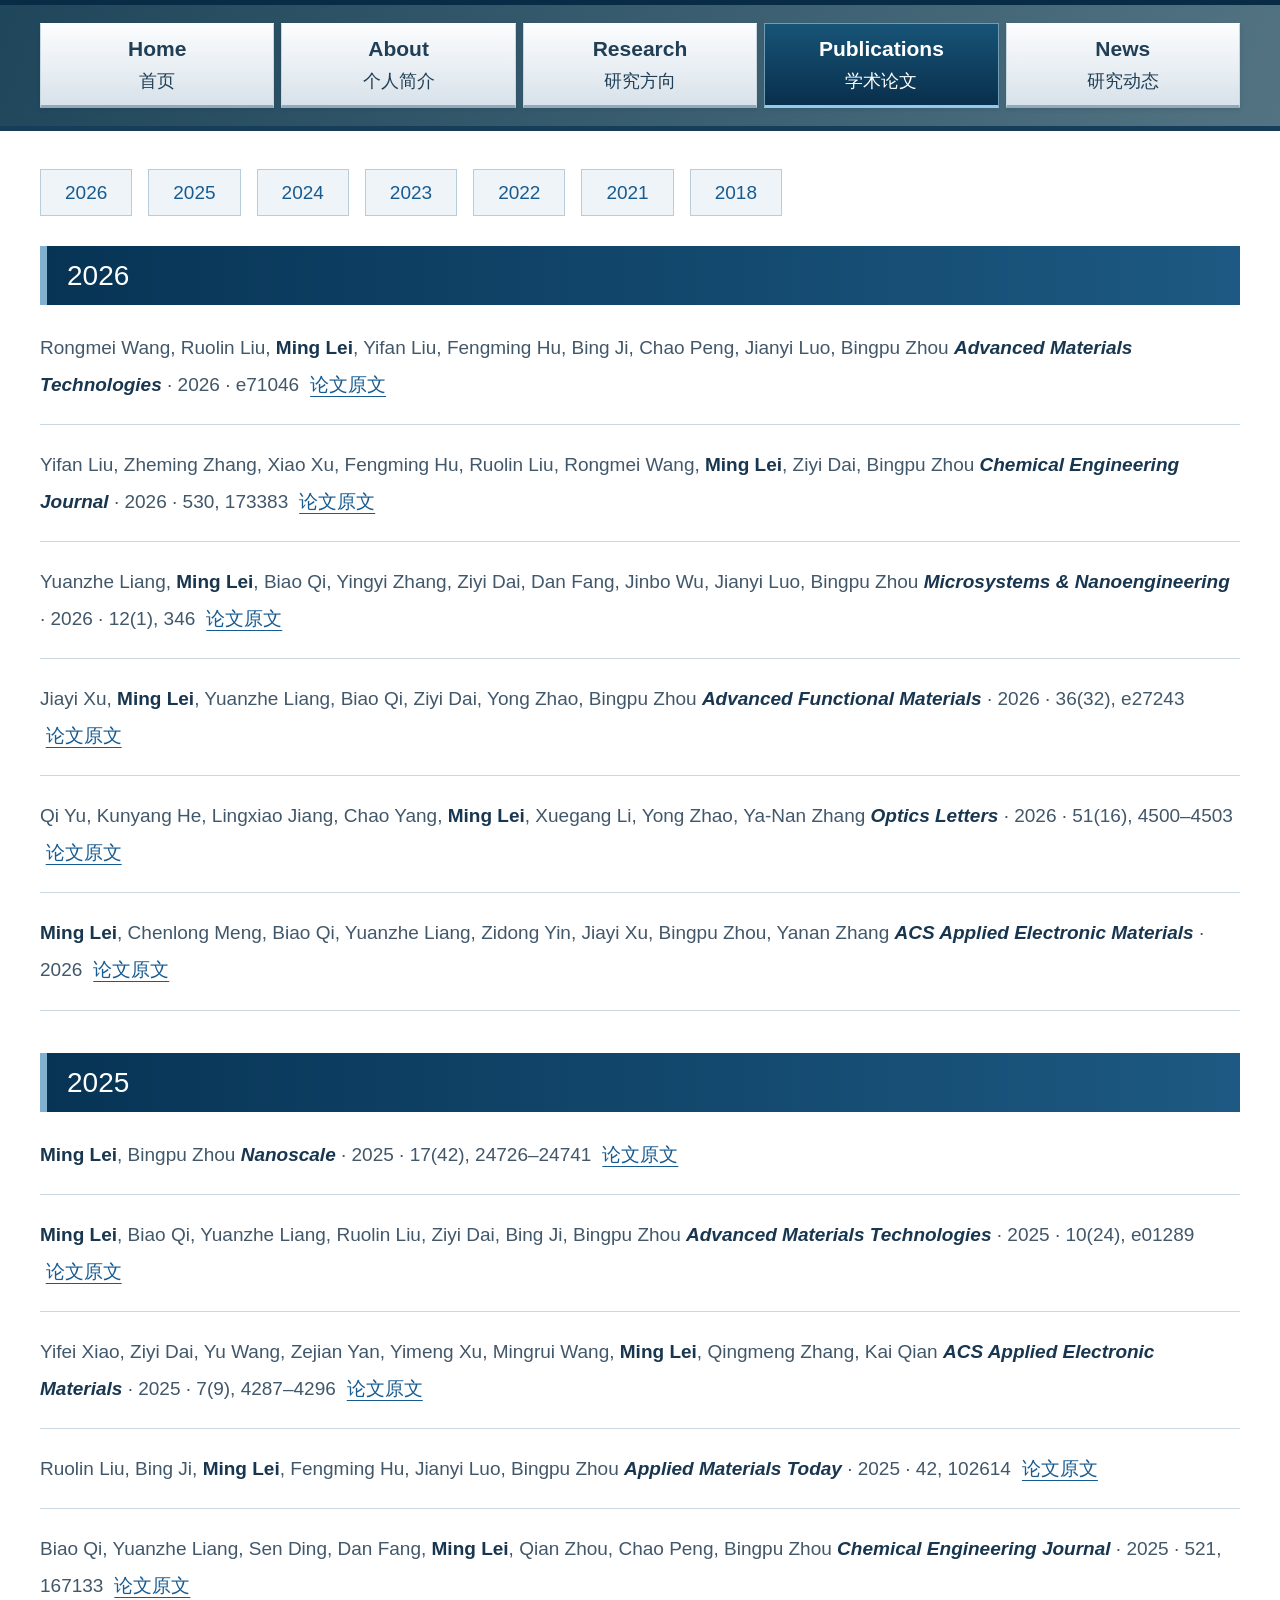
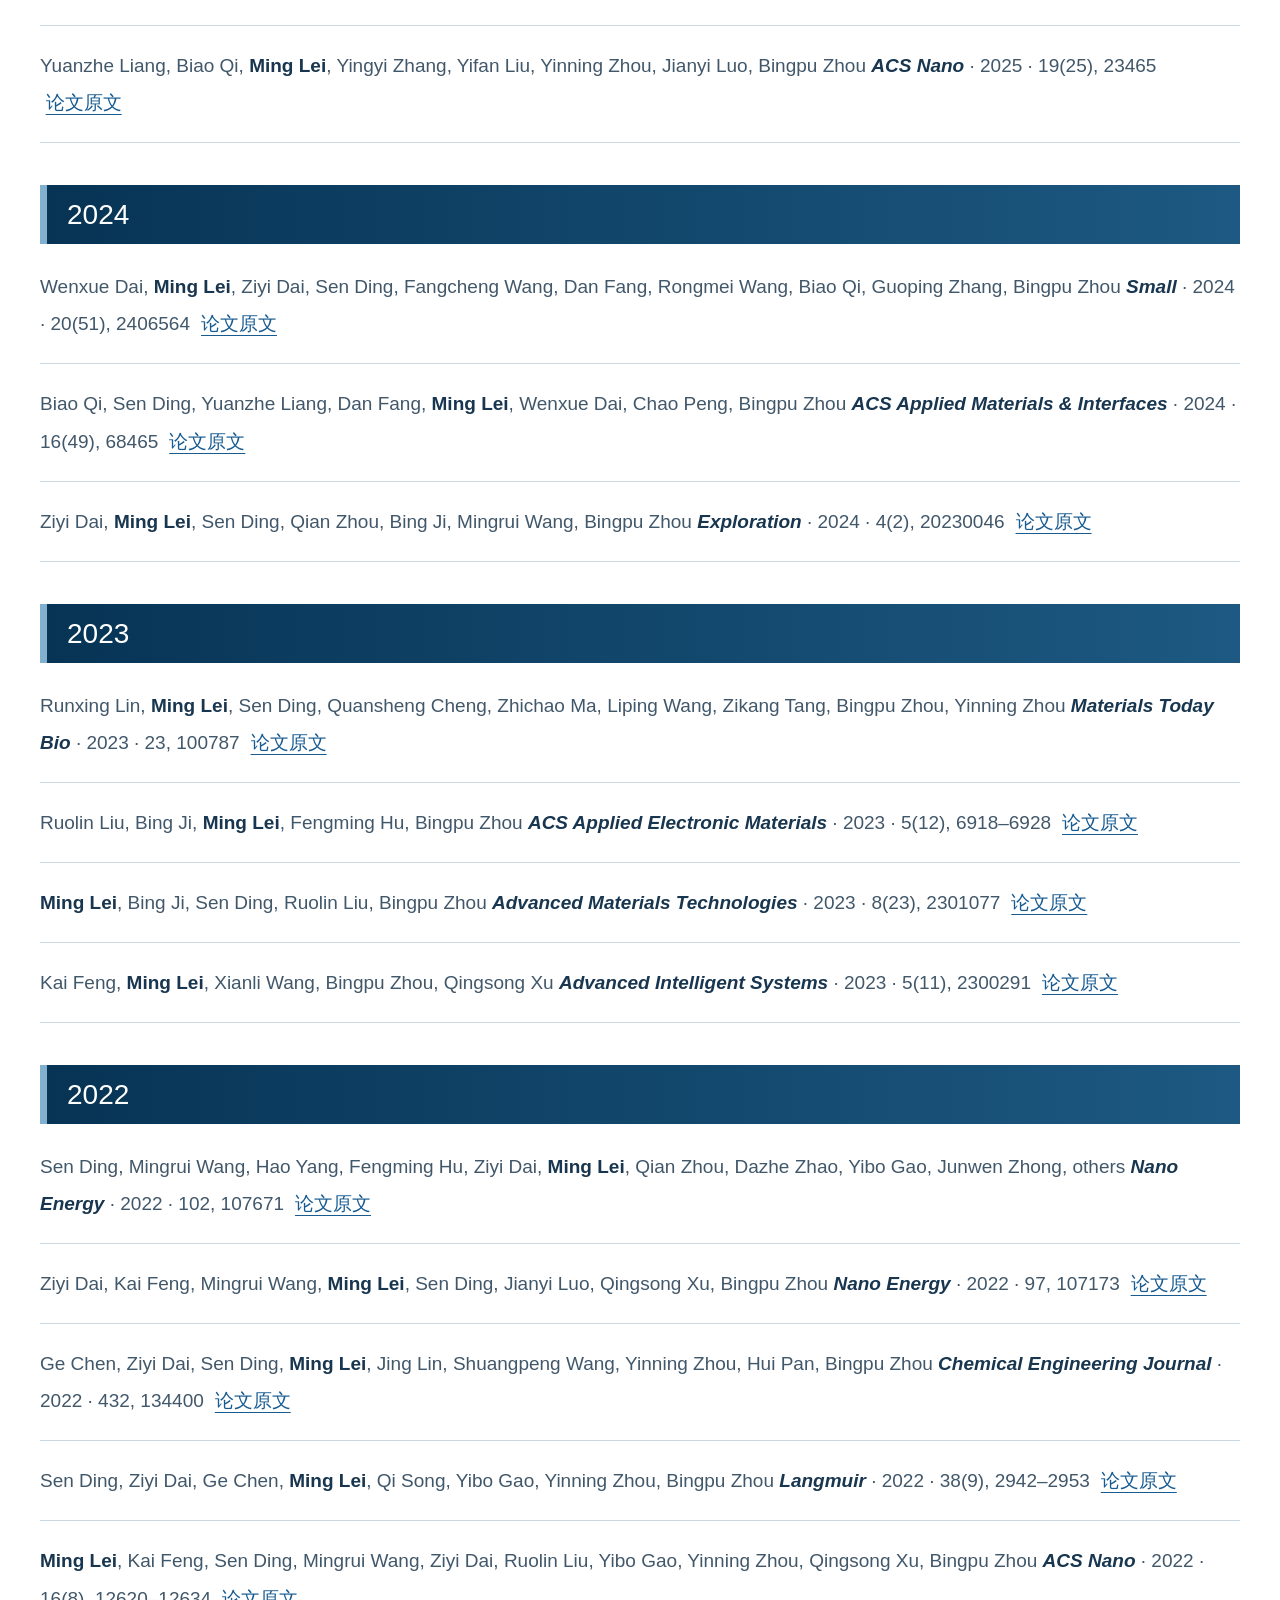
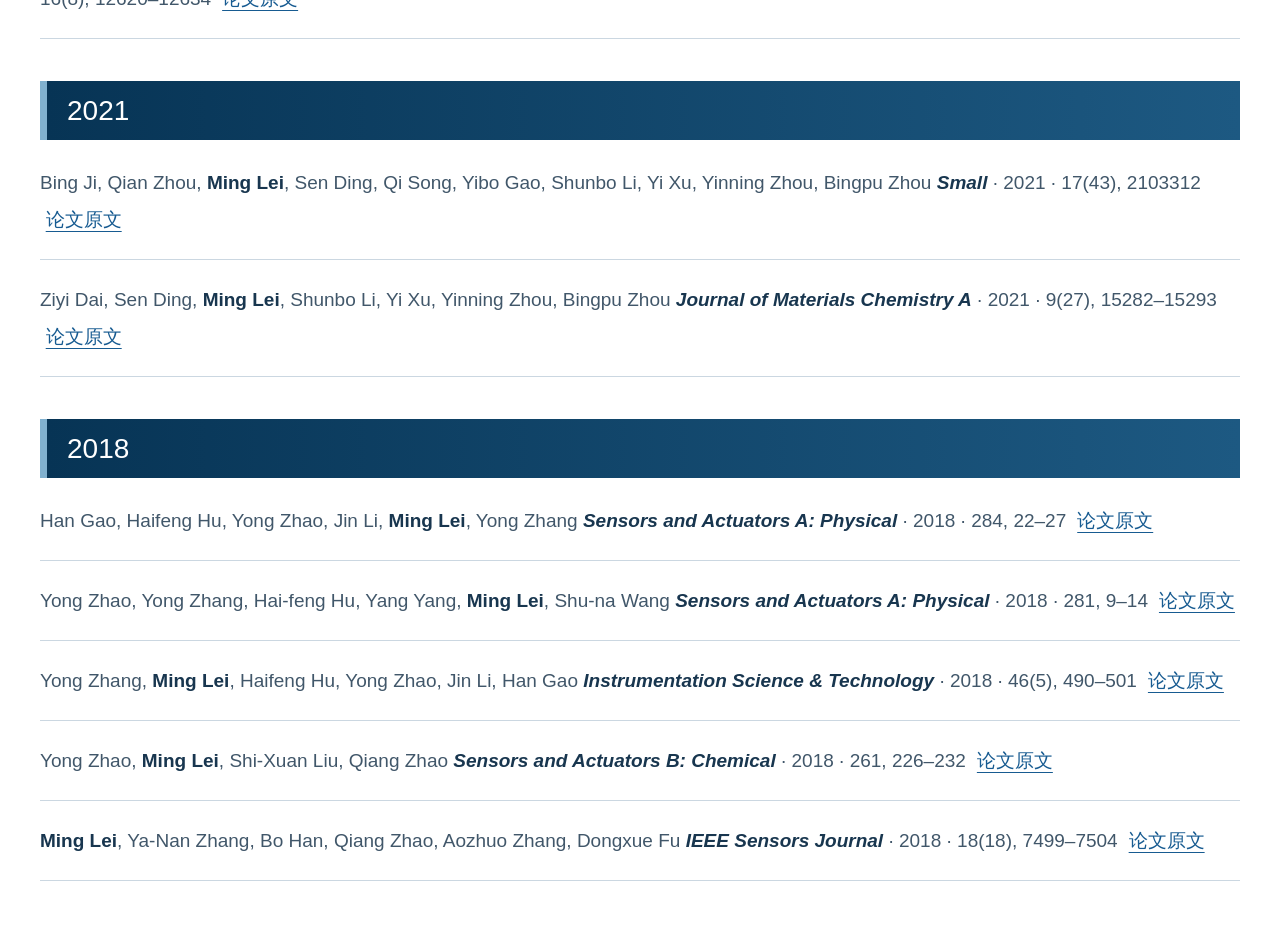
<file: publications.html>
<!doctype html>
<html lang="zh-CN"><head>
<meta charset="utf-8"><meta name="viewport" content="width=device-width,initial-scale=1">
<title>学术论文 · 雷铭 Ming Lei</title>
<meta name="description" content="雷铭学术论文：作者、期刊、年份、卷页与论文链接。">
<meta name="author" content="Ming Lei">
<meta name="theme-color" content="#162b44">
<link rel="icon" type="image/svg+xml" href="data:image/svg+xml,%3Csvg%20xmlns%3D%22http%3A%2F%2Fwww.w3.org%2F2000%2Fsvg%22%20viewBox%3D%220%200%2064%2064%22%3E%3Crect%20width%3D%2264%22%20height%3D%2264%22%20rx%3D%226%22%20fill%3D%22%23162b44%22%2F%3E%3Ctext%20x%3D%2232%22%20y%3D%2243%22%20text-anchor%3D%22middle%22%20font-family%3D%22Georgia%2Cserif%22%20font-size%3D%2234%22%20fill%3D%22white%22%3EM%3C%2Ftext%3E%3C%2Fsvg%3E">
<style>@charset "UTF-8";
:root{--ink:#18364f;--muted:#41576a;--blue:#175b91;--deep:#073455;--line:#cbd7e1;--wash:#eef4f8;--white:#fff;--serif:Georgia,'Times New Roman','Noto Serif CJK SC',serif;--sans:-apple-system,BlinkMacSystemFont,'Segoe UI','PingFang SC','Microsoft YaHei',sans-serif}
*{box-sizing:border-box}html{font-size:100%;scroll-behavior:smooth;scroll-padding-top:2rem}body{margin:0;color:var(--ink);background:white;font:1.25rem/1.85 var(--sans);-webkit-font-smoothing:antialiased}a{color:var(--blue);text-underline-offset:5px}a:hover{color:#092e4b}a:focus-visible,button:focus-visible{outline:3px solid #ce891b;outline-offset:5px}img{display:block;max-width:100%;height:auto}button{font:inherit}h1,h2,h3,p{margin-top:0}h1,h2,h3{line-height:1.4}p{margin-bottom:1.35rem}.wrap{width:min(1200px,calc(100% - 72px));margin-inline:auto}.skip{position:absolute;top:-120px;left:1rem;padding:.5rem 1rem;background:white;z-index:99}.skip:focus{top:1rem}
/* Wide academic masthead with individual navigation blocks. */
.masthead{border-top:5px solid #082b46;border-bottom:5px solid #173e58;background:linear-gradient(110deg,#20465b 0%,#406475 66%,#537382 100%);color:white}.header-inner{position:relative;display:grid;grid-template-columns:minmax(0,1fr) auto;gap:24px 32px;padding-block:28px 22px}.brand{display:inline-flex;align-items:center;gap:22px;color:white;text-decoration:none;width:fit-content;min-width:0}.brand:hover{color:white}.brand-mark{width:78px;height:78px;display:grid;place-items:center;flex:0 0 auto;border:1px solid #c4d8e3;outline:1px solid #7996a8;outline-offset:5px;background:#183c52;font:normal 2rem var(--serif);letter-spacing:-3px;padding-right:3px}.brand-name{font:600 2.125rem/1.3 var(--serif);letter-spacing:.01em}.brand-subtitle{display:block;margin-top:.55rem;color:#edf4f8;font:normal 1.1875rem/1.6 var(--sans);letter-spacing:.04em}.header-decoration{width:160px;align-self:center;display:grid;justify-items:end;gap:12px;padding:5px}.header-decoration span{height:2px;background:#b8cbd8;opacity:.7}.header-decoration span:nth-child(1){width:75%}.header-decoration span:nth-child(2){width:100%}.header-decoration span:nth-child(3){width:50%}
.nav{grid-column:1/-1;display:grid;grid-template-columns:repeat(5,minmax(0,1fr));gap:7px}.nav a{display:flex;flex-direction:column;flex-wrap:wrap;gap:.2rem .7rem;align-items:center;justify-content:center;min-height:67px;padding:10px 12px;border:1px solid #c9d7e1;border-top-color:white;border-bottom:3px solid #93a8b8;background:linear-gradient(#fcfdfe,#d8e2ea);color:#203f56;text-align:center;text-decoration:none;box-shadow:0 2px 4px #102a3c25;transition:background .15s ease,color .15s ease}.nav-en{font:600 1.3125rem/1.45 var(--sans)}.nav-zh{font-size:1.125rem;line-height:1.5}.nav a[aria-current=page]{background:linear-gradient(#175477,#092f4c);color:white;border-color:#729bb5;border-bottom-color:#93c9eb}.nav a:hover{background:#c8dce9;color:#123b57}.nav a[aria-current=page]:hover{background:#164d71;color:white}.nav-toggle{display:none;color:white;border:1px solid #b8ccd9;background:#163c53;padding:.4rem .8rem}
/* Home and research features. */
.eyebrow{font-size:1rem;line-height:1.65;letter-spacing:.055em;font-weight:600;color:var(--blue);margin-bottom:1.35rem}.hero{display:grid;grid-template-columns:minmax(0,1.25fr) minmax(0,.85fr);gap:48px;align-items:start;padding:50px 0 44px}.hero h1{font:normal clamp(3rem,4.6vw,4rem)/1.2 var(--serif);letter-spacing:-.03em;margin-bottom:1.3rem}.hero h1 span{font:500 2.1rem/1.4 var(--sans);letter-spacing:.08em;margin-left:1rem;white-space:nowrap}.hero .lead{font-size:1.5rem;line-height:1.7;font-weight:500;margin-bottom:1rem}.hero .intro{color:var(--muted);max-width:39rem}.actions{display:flex;flex-wrap:wrap;align-items:center;gap:1.7rem;margin-top:1.5rem}.button{display:inline-flex;align-items:center;justify-content:center;background:linear-gradient(#286b9b,#154a72);border:1px solid #123d5e;color:white;text-decoration:none;padding:.55rem 1.4rem;font-size:1.1875rem;box-shadow:0 2px 3px #18364f18}.button:hover{background:#123c5c;color:white}.text-link{font-size:1.125rem}
.research-index{border:1px solid #b8cbd9;background:var(--wash);box-shadow:5px 5px 0 #e4ecf2}.research-index>p{background:var(--deep);color:white;padding:12px 18px;font-size:1rem;letter-spacing:.04em;margin:0}.research-index a{display:grid;grid-template-columns:42px minmax(0,1fr);gap:14px;padding:20px 18px;border-bottom:1px solid var(--line);text-decoration:none;color:var(--ink)}.research-index a:last-child{border-bottom:0}.research-index a:hover{background:#e0edf6}.research-index .no{display:grid;place-items:center;align-self:start;height:40px;background:white;border:1px solid #b8c9d6;color:var(--blue);font:normal 1.2rem var(--serif)}.research-index strong{font-size:1.25rem;line-height:1.6;font-weight:600}.research-index small{display:block;font-size:1.0625rem;line-height:1.6;color:var(--muted);margin-top:5px}
.section{padding:42px 0;border-top:1px solid var(--line)}.section-heading{display:flex;justify-content:space-between;align-items:center;gap:1rem;background:linear-gradient(90deg,#073455,#1d5982);border-left:7px solid #81b1cf;color:white;padding:13px 20px;margin-bottom:2rem}.section-heading h2{font-size:1.75rem;font-weight:500;margin:0}.section-heading h2 small{font:normal 1.3rem/1.5 var(--serif);color:#deebf3;margin-left:1rem}.section-heading>a{color:white;white-space:nowrap}
.featured{position:relative;background:#eef4f8;border-top:1px solid #bdcfdd;border-bottom:1px solid #bdcfdd}.featured::before{content:'';display:block;width:min(1200px,calc(100% - 72px));height:5px;margin-inline:auto;background:linear-gradient(90deg,#154f79 0 22%,#86b1cc 22% 42%,#d7e4ed 42%)}.featured-inner{display:grid;grid-template-columns:minmax(0,1fr) minmax(0,1fr);gap:50px;align-items:center;padding-block:42px}.feature-label{font-size:1rem;color:var(--blue);font-weight:600;letter-spacing:.035em;line-height:1.7}.featured h2{font-size:2.125rem;font-weight:500;margin:1.1rem 0}.featured p{color:var(--muted)}.feature-figure{margin:0;padding:24px;background:white;border:1px solid var(--line);box-shadow:5px 5px 0 #d5e3ee}.feature-figure img{width:100%;max-height:330px;object-fit:contain}.feature-figure figcaption{font-size:1rem;line-height:1.7;color:var(--muted);margin-top:16px;padding-top:12px;border-top:1px solid var(--line)}.feature-type{position:relative;min-height:280px;display:flex;flex-direction:column;gap:25px;justify-content:space-between;background:linear-gradient(125deg,#103d5c,#245b7b);color:white;padding:34px;border:5px solid white;outline:1px solid #c0d1df;box-shadow:7px 7px 0 #dce7ef}.feature-type::after{content:'';position:absolute;top:16px;right:16px;width:38px;height:38px;border-top:2px solid #99bed5;border-right:2px solid #99bed5}.feature-type strong{font:normal 2rem/1.3 var(--serif)}.feature-type span{font-size:1rem;letter-spacing:.04em;color:#e0ebf3}
.pub-list{list-style:none;padding:0;margin:0}.pub-item{display:grid;grid-template-columns:54px minmax(0,1fr);gap:22px;padding:1.9rem 0;border-bottom:1px solid var(--line)}.pub-item:first-child{padding-top:0}.pub-number{display:grid;place-items:center;align-self:start;width:45px;height:45px;border:1px solid #b8cbd9;background:var(--wash);color:var(--blue);font:normal 1.35rem var(--serif)}.pub-title{font:500 1.5rem/1.5 var(--serif);margin:0 0 .8rem}.pub-title a{color:var(--ink);text-decoration:none}.pub-title a:hover{color:var(--blue);text-decoration:underline}.authors{color:var(--muted);font-size:1.1875rem;line-height:1.8;margin-bottom:.7rem}.authors strong{color:var(--ink);font-weight:650}.pub-meta{font-size:1.125rem;line-height:1.8;color:var(--muted);margin:0}.pub-meta em{color:var(--blue);font-style:normal;font-weight:600}.pub-links{display:flex;flex-wrap:wrap;gap:.7rem 1.5rem;font-size:1.0625rem;margin-top:.75rem}.home-bottom{display:grid;grid-template-columns:minmax(0,1fr) minmax(0,1fr);gap:52px}.home-bottom h2{font-size:1.65rem;font-weight:500;border-left:6px solid #327aa7;background:var(--wash);padding:10px 16px}.news-row{display:grid;grid-template-columns:112px minmax(0,1fr);gap:14px;margin-top:1.35rem}.news-row time{font-size:1.0625rem;color:var(--blue);font-variant-numeric:tabular-nums}.news-row p{font-size:1.1875rem;color:var(--muted);margin:0}
/* Shared inner-page typography and section ornaments. */
.page-heading{position:relative;padding:35px 32px;margin:38px 0 42px;background:linear-gradient(100deg,#e7eff5,#f7fafc);border-left:7px solid #19547c;border-bottom:1px solid #c5d6e3}.page-heading::after{content:'';position:absolute;right:20px;top:20px;width:56px;height:18px;border-top:2px solid #b4cbdc;border-bottom:2px solid #b4cbdc}.page-heading .eyebrow{margin-bottom:10px}.page-heading h1{font:normal clamp(2.4rem,4vw,3.2rem)/1.3 var(--serif);margin:0}.page-heading h1 span{font:500 1.75rem/1.5 var(--sans);letter-spacing:.06em;margin-left:1.3rem}.page-heading p{color:var(--muted);margin:1.1rem 0 0;max-width:55rem}.page-body{padding-bottom:60px;min-height:420px}.about-layout{display:grid;grid-template-columns:265px minmax(0,1fr);gap:50px}.profile-block{padding:30px;background:var(--wash);border:1px solid var(--line);border-top:6px solid #2a6b98;align-self:start;box-shadow:5px 5px 0 #e0eaf2}.profile-block .initials{font:normal 4.5rem/1.1 var(--serif);letter-spacing:-.07em;margin-bottom:1.4rem}.profile-block h2{font-size:1.625rem;font-weight:500;margin-bottom:.3rem}.profile-block p{font-size:1.125rem;color:var(--muted);margin-bottom:.65rem}.prose{max-width:850px}.prose h2{font-size:1.6rem;font-weight:500;margin:2.8rem 0 1.4rem;padding:8px 16px;border-left:5px solid #347faa;background:var(--wash)}.prose h2:first-child{margin-top:0}.prose p{color:var(--muted)}.timeline-entry{display:grid;grid-template-columns:190px minmax(0,1fr);gap:24px;padding:1.4rem 0;border-top:1px solid var(--line)}.timeline-entry time{color:var(--blue);font-size:1.0625rem}.timeline-entry h3{font-size:1.25rem;font-weight:500;margin-bottom:.5rem}.timeline-entry p{font-size:1.125rem;margin:0}.source-note{font-size:1rem;color:var(--muted);margin-top:1rem}
.research-block{display:grid;grid-template-columns:78px minmax(0,1fr);gap:24px;padding:2.7rem 0;border-bottom:1px solid var(--line)}.research-block:first-child{padding-top:0}.research-num{display:grid;place-items:center;align-self:start;width:62px;height:62px;color:white;background:linear-gradient(#3e7b9c,#16496c);box-shadow:4px 4px 0 #dbe7ef;font:normal 2rem var(--serif)}.research-block h2{font-size:1.875rem;font-weight:500;margin-bottom:.5rem}.research-block .en{font:normal 1.4rem/1.6 var(--serif);color:var(--blue);margin-bottom:1.4rem}.research-block p{color:var(--muted);max-width:55rem}.keywords{display:flex;flex-wrap:wrap;gap:.7rem;margin:1.4rem 0}.keywords span{font-size:1.0625rem;padding:.25rem .75rem;background:var(--wash);color:var(--muted);border:1px solid var(--line)}.related{border-left:3px solid #a5c4d9;padding-left:1.2rem;margin-top:1.5rem;font-size:1.125rem;line-height:1.8}.years{display:flex;flex-wrap:wrap;gap:1rem;margin-bottom:2.5rem;font-size:1.1875rem}.years a{padding:5px 24px;border:1px solid #b9ccda;background:var(--wash);text-decoration:none}.years a:hover{background:#dae9f4}.year-group{display:grid;grid-template-columns:110px minmax(0,1fr);gap:25px;margin-bottom:3rem}.year-group>h2{font:normal 2rem/1.4 var(--serif);color:white;background:var(--deep);padding:12px 15px;margin:0;align-self:start;text-align:center;border-bottom:5px solid #8cb9d7}.year-group .pub-item{grid-template-columns:48px minmax(0,1fr);gap:16px}.news-article{display:grid;grid-template-columns:160px minmax(0,1fr);gap:32px;padding:2.1rem 0;border-bottom:1px solid var(--line)}.news-article:first-child{padding-top:0}.news-article time{color:var(--blue);background:var(--wash);border-left:4px solid #7faaca;padding:9px 14px;align-self:start;font-size:1.125rem}.news-article h2{font-size:1.65rem;font-weight:500;margin-bottom:1.1rem}.news-article p{color:var(--muted);max-width:52rem}.footer{border-top:4px solid #315f7e;background:#edf3f7;padding:30px 0;font-size:1rem;color:var(--muted)}.footer-inner{display:flex;flex-wrap:wrap;justify-content:space-between;align-items:center;gap:1rem}.footer p{margin:0}.footer a{color:var(--muted)}
@media(max-width:1000px){.wrap{width:calc(100% - 48px)}.header-decoration{width:100px}.nav a{flex-direction:column;gap:2px}.hero{grid-template-columns:minmax(0,1.2fr) minmax(0,1fr);gap:32px}.hero h1 span{display:block;margin:.7rem 0 0}.hero .lead{font-size:1.375rem}.featured-inner{gap:32px}.about-layout{grid-template-columns:235px minmax(0,1fr);gap:32px}.timeline-entry{grid-template-columns:1fr;gap:.5rem}.home-bottom{gap:32px}.news-row{grid-template-columns:1fr;gap:4px}.section-heading h2 small{display:block;margin:.3rem 0 0}}
@media(max-width:720px){body{font-size:1.125rem;line-height:1.85}.wrap{width:calc(100% - 32px)}.header-inner{gap:20px 12px;padding-block:22px 18px}.brand{gap:16px}.brand-mark{width:52px;height:58px;font-size:1.5rem;outline-offset:3px}.brand-name{font-size:1.55rem;line-height:1.5}.brand-subtitle{font-size:1rem;margin-top:.25rem;letter-spacing:0}.header-decoration{display:none}.nav-toggle{display:block;align-self:center;padding:.35rem .65rem;font-size:1rem}.nav{grid-template-columns:repeat(2,minmax(0,1fr));gap:7px}.nav a{min-height:62px;flex-direction:row;flex-wrap:wrap;gap:4px 10px;padding:9px}.nav a:last-child{grid-column:1/-1}.nav-en{font-size:1.1875rem}.nav-zh{font-size:1rem}.js .nav{display:none}.js .nav.is-open{display:grid}.hero{grid-template-columns:1fr;padding:34px 0;gap:32px}.hero h1{font-size:3.25rem}.hero h1 span{display:inline-block;margin:0 0 0 .7rem;font-size:1.75rem}.hero .lead{font-size:1.3rem}.hero .intro{font-size:1.1875rem}.eyebrow{font-size:1rem}.research-index strong{font-size:1.1875rem}.research-index small{font-size:1rem}.research-index a{padding:17px 15px;gap:12px}.actions{gap:1.3rem}.text-link{font-size:1.0625rem}.featured-inner{grid-template-columns:1fr;padding-block:32px;gap:25px}.featured::before{width:calc(100% - 32px)}.featured h2{font-size:1.875rem}.feature-type{padding:26px;min-height:260px}.feature-type strong{font-size:1.75rem}.feature-label{font-size:1rem}.section{padding:32px 0}.section-heading{padding:12px 14px;align-items:flex-start}.section-heading h2{font-size:1.5rem}.section-heading h2 small{font-size:1.125rem}.home-bottom{grid-template-columns:1fr;gap:30px}.home-bottom h2{font-size:1.45rem}.news-row{grid-template-columns:108px minmax(0,1fr);gap:12px}.news-row p{font-size:1.125rem}.pub-item{grid-template-columns:36px minmax(0,1fr);gap:12px}.pub-number{width:32px;height:34px;font-size:1.1rem}.pub-title{font-size:1.3125rem}.authors,.pub-meta{font-size:1.0625rem}.pub-links{font-size:1rem}.page-heading{padding:24px 20px;margin:26px 0 30px}.page-heading h1{font-size:2.35rem;overflow-wrap:anywhere}.page-heading h1 span{display:block;margin:.6rem 0 0;font-size:1.5rem}.page-heading::after{width:30px;top:14px;right:12px}.about-layout{grid-template-columns:1fr;gap:30px}.profile-block{padding:24px}.profile-block .initials{float:right;font-size:3.5rem}.prose h2{font-size:1.4rem}.research-block{grid-template-columns:44px minmax(0,1fr);gap:14px}.research-num{width:42px;height:46px;font-size:1.45rem}.research-block h2{font-size:1.5rem}.research-block .en{font-size:1.25rem}.keywords span,.related{font-size:1.0625rem}.year-group{grid-template-columns:1fr;gap:24px}.year-group>h2{justify-self:start;min-width:115px;font-size:1.7rem}.year-group .pub-item{grid-template-columns:36px minmax(0,1fr);gap:12px}.news-article{grid-template-columns:1fr;gap:16px}.news-article time{justify-self:start}.news-article h2{font-size:1.5rem}.page-body{padding-bottom:40px}.footer-inner{display:block}.footer p+p{margin-top:.75rem}}
@media(max-width:420px){.brand-name{font-size:1.375rem}.brand-mark{display:none}.brand-subtitle{max-width:230px}.hero h1 span{display:block;margin:.5rem 0 0}.nav a{flex-direction:column}.news-row{grid-template-columns:1fr;gap:2px}.section-heading{flex-wrap:wrap}}
/* Homepage: full-width introduction with two research directions. */
.hero-home{display:block;max-width:1100px;padding-block:46px 42px}
.home-directions{display:grid;gap:13px;list-style:none;padding:0;margin:0 0 30px}
.home-directions li{display:flex;align-items:baseline;gap:16px;font-size:1.5rem;line-height:1.65;font-weight:600}
.direction-number{flex:0 0 auto;font:normal 1.15rem/1.7 var(--serif);color:var(--blue);border-bottom:2px solid #8fb4cc;min-width:30px;text-align:center}
.research-focus{padding:26px 30px;background:linear-gradient(110deg,#f0f5f9,#fafcfd);border-left:5px solid #427d9f;border-top:1px solid #d9e5ed;border-bottom:1px solid #d9e5ed}
.focus-intro{font-size:1.375rem;color:var(--ink);margin-bottom:20px}
.focus-item h2{font-size:1.375rem;font-weight:600;line-height:1.65;margin:0 0 9px}
.focus-item h2 strong{font-weight:650}
.focus-item p{color:var(--muted);font-size:1.25rem;line-height:1.95;margin:0}
.focus-item+.focus-item{margin-top:24px;padding-top:23px;border-top:1px solid #d4e0e9}
.home-experience{margin-bottom:22px;padding-left:20px;border-left:2px solid #bfd2df}
.home-experience h3{font-size:1.25rem;font-weight:650;color:var(--blue);margin-bottom:7px}
.home-experience p{margin:0;color:var(--muted)}
@media(max-width:720px){.hero-home{padding-block:32px}.home-directions{gap:12px;margin-bottom:24px}.home-directions li{font-size:1.25rem;gap:12px}.direction-number{font-size:1.0625rem;min-width:26px}.research-focus{padding:22px 18px}.focus-intro,.focus-item h2{font-size:1.25rem}.focus-item p{font-size:1.125rem;line-height:1.9}.focus-item+.focus-item{margin-top:21px;padding-top:20px}.home-experience h3{font-size:1.1875rem}}
/* Homepage review: navigation, name and supplied portrait. */
.home-page .header-inner{display:block;padding-block:18px}
.home-page .hero-home{display:grid;grid-template-columns:minmax(0,1fr) 224px;gap:26px 42px;max-width:none;padding-block:46px 20px}
.home-page .hero-home h1{grid-column:1;grid-row:1;margin:0}
.home-portrait{grid-column:2;grid-row:1 / span 2;align-self:start;margin:0;padding:7px;border:1px solid #c6d6e1;background:white;box-shadow:6px 6px 0 #edf3f7}
.home-portrait img{width:100%;height:auto;display:block}
.home-page .research-focus{grid-column:1;grid-row:2;padding:25px 28px}
.pub-inline-link{display:inline;white-space:nowrap}
.pub-original{font-size:inherit}
@media(max-width:1000px) and (min-width:721px){.home-page .hero-home{grid-template-columns:minmax(0,1fr) 190px;column-gap:28px}.home-page .research-focus{padding:23px}.home-page .focus-item h2,.home-page .focus-intro{font-size:1.25rem}}
@media(max-width:720px){.home-page .header-inner{padding-block:12px}.home-page .nav-toggle{margin-left:auto}.home-page .nav.is-open{margin-top:12px}.home-page .hero-home{grid-template-columns:minmax(0,1fr) 120px;gap:24px 20px;padding-block:28px 8px}.home-page .hero-home h1{font-size:2.7rem;align-self:center;line-height:1.25}.home-page .hero-home h1 span{display:block;margin:.6rem 0 0;font-size:1.8rem}.home-portrait{grid-column:2;grid-row:1;padding:5px;box-shadow:4px 4px 0 #edf3f7}.home-page .research-focus{grid-column:1 / -1;grid-row:2;padding:22px 18px}}
@media(max-width:380px){.home-page .hero-home{grid-template-columns:minmax(0,1fr) 102px;column-gap:16px}.home-page .hero-home h1{font-size:2.35rem}}
/* About page: same navigation, type scale and section bars as Home. */
.visually-hidden{position:absolute;width:1px;height:1px;padding:0;margin:-1px;overflow:hidden;clip-path:inset(50%);white-space:nowrap;border:0}
.about-content{padding-top:46px;padding-bottom:48px}
.about-section+.about-section{margin-top:42px}
.about-page .section-heading{margin-bottom:26px}
.about-copy{font-size:1.25rem;line-height:1.95;color:var(--muted)}
.about-copy p:last-child{margin-bottom:0}
.education-list{list-style:none;padding:0;margin:0}
.education-entry{display:grid;grid-template-columns:225px minmax(0,1fr);gap:28px;padding:22px 0;border-bottom:1px solid var(--line)}
.education-entry:first-child{padding-top:0}
.education-period{font-size:1.1875rem;font-variant-numeric:tabular-nums;color:var(--blue);margin:0;white-space:nowrap}
.education-entry h3{display:flex;flex-wrap:wrap;align-items:baseline;gap:8px 20px;font-size:1.375rem;font-weight:600;margin:0 0 7px}
.education-role{font-size:1.1875rem;font-weight:400;color:var(--muted)}
.education-entry div>p{font-size:1.25rem;line-height:1.8;color:var(--muted);margin:0}
@media(max-width:1000px){.education-entry{grid-template-columns:190px minmax(0,1fr);gap:24px}}
@media(max-width:720px){.about-content{padding-top:28px;padding-bottom:36px}.about-section+.about-section{margin-top:32px}.about-page .section-heading{margin-bottom:22px}.about-copy{font-size:1.125rem;line-height:1.9}.education-entry{grid-template-columns:1fr;gap:8px;padding-block:20px}.education-period,.education-role{font-size:1.0625rem}.education-entry h3{font-size:1.25rem;gap:6px 16px}.education-entry div>p{font-size:1.125rem}}
/* Research directions: concise author–journal references. */
.research-content{padding-top:46px;padding-bottom:48px}
.research-section+.research-section{margin-top:42px}
.research-page .section-heading{margin-bottom:24px}
.research-page .section-heading h2 small{display:block;margin:.4rem 0 0 3rem;font-size:1.25rem}
.research-section-number{display:inline-block;min-width:3rem;font:normal 1.5rem/1.4 var(--serif);color:#deebf3}
.research-references{list-style:none;padding:0;margin:0}
.research-reference{padding:22px 0;border-bottom:1px solid var(--line);font-size:1.1875rem;line-height:1.95;color:var(--muted)}
.research-reference:first-child{padding-top:0}
.research-reference p{margin:0}
.research-reference strong{font-weight:700;color:var(--ink)}
.research-journal{font-style:italic;font-weight:700;color:var(--ink)}
.research-paper-link{display:inline;white-space:nowrap;margin-left:.3em}
@media(max-width:720px){.research-content{padding-top:28px;padding-bottom:36px}.research-section+.research-section{margin-top:32px}.research-page .section-heading h2 small{font-size:1.125rem;margin-left:0}.research-section-number{font-size:1.25rem;min-width:2.6rem}.research-reference{font-size:1.125rem;line-height:1.9;padding-block:20px}}
/* Publications: year groups with continuous bibliographic references. */
.publications-content{padding-top:38px;padding-bottom:48px}
.publications-page .years{margin-bottom:30px}
.publication-year+.publication-year{margin-top:42px}
.publications-page .section-heading{margin-bottom:24px;padding-block:10px}
.publications-page .section-heading h2{font-size:1.75rem}
.publications-page .research-reference{padding-block:21px}
.publications-page .research-reference:first-child{padding-top:0}
@media(max-width:720px){.publications-content{padding-top:26px;padding-bottom:36px}.publications-page .years{gap:10px;margin-bottom:24px}.publications-page .years a{padding:4px 15px;font-size:1.0625rem}.publication-year+.publication-year{margin-top:32px}.publications-page .section-heading h2{font-size:1.5rem}.publications-page .research-reference{padding-block:19px}}
@media(prefers-reduced-motion:reduce){html{scroll-behavior:auto}*{transition:none!important}}
</style>
</head><body class="home-page publications-page">
<a class="skip" href="#main">跳转到主要内容</a>
<header class="masthead"><div class="wrap header-inner">

<button class="nav-toggle" type="button" aria-expanded="false" aria-controls="site-nav">菜单</button>
<nav class="nav" id="site-nav" aria-label="主要导航"><a href="index.html"><span class="nav-en" lang="en">Home</span><span class="nav-zh">首页</span></a><a href="about.html"><span class="nav-en" lang="en">About</span><span class="nav-zh">个人简介</span></a><a href="research.html"><span class="nav-en" lang="en">Research</span><span class="nav-zh">研究方向</span></a><a href="publications.html" aria-current="page"><span class="nav-en" lang="en">Publications</span><span class="nav-zh">学术论文</span></a><a href="news.html"><span class="nav-en" lang="en">News</span><span class="nav-zh">研究动态</span></a></nav>
</div></header>
<main id="main"><div class="wrap publications-content"><h1 class="visually-hidden">学术论文</h1><!-- ORCID-PUBLICATIONS:START -->
<nav class="years" aria-label="论文年份"><a href="#year-2026">2026</a><a href="#year-2025">2025</a><a href="#year-2024">2024</a><a href="#year-2023">2023</a><a href="#year-2022">2022</a><a href="#year-2021">2021</a><a href="#year-2018">2018</a></nav>
<section class="publication-year" id="year-2026" aria-labelledby="heading-2026"><div class="section-heading"><h2 id="heading-2026">2026</h2></div><ol class="research-references" aria-label="2026 年论文">
<li class="research-reference" id="toroidal-2026" data-paper-id="toroidal-2026" aria-label="Flexible Pressure Sensor With Co-Optimized Sensitivity and Linearity Based on Gradient Toroidal Microstructures"><p><span lang="en">Rongmei Wang, Ruolin Liu, <strong>Ming Lei</strong>, Yifan Liu, Fengming Hu, Bing Ji, Chao Peng, Jianyi Luo, Bingpu Zhou</span> <strong><em class="research-journal" lang="en">Advanced Materials Technologies</em></strong> · 2026 · e71046 <span class="research-paper-link"><a href="https://doi.org/10.1002/admt.71046" aria-label="论文原文：Flexible Pressure Sensor With Co-Optimized Sensitivity and Linearity Based on Gradient Toroidal Microstructures">论文原文</a></span></p></li>
<li class="research-reference" id="compressibility-2026" data-paper-id="compressibility-2026" aria-label="Co-modulation of overall compressibility and conductive networks on individual sensing unit for high-performance flexible tactile sensors"><p><span lang="en">Yifan Liu, Zheming Zhang, Xiao Xu, Fengming Hu, Ruolin Liu, Rongmei Wang, <strong>Ming Lei</strong>, Ziyi Dai, Bingpu Zhou</span> <strong><em class="research-journal" lang="en">Chemical Engineering Journal</em></strong> · 2026 · 530, 173383 <span class="research-paper-link"><a href="https://doi.org/10.1016/j.cej.2026.173383" aria-label="论文原文：Co-modulation of overall compressibility and conductive networks on individual sensing unit for high-performance flexible tactile sensors">论文原文</a></span></p></li>
<li class="research-reference" id="joystick-2026" data-paper-id="joystick-2026" aria-label="Magnetized joystick with dual-anisotropy for high-capacity wearable human-machine interactions"><p><span lang="en">Yuanzhe Liang, <strong>Ming Lei</strong>, Biao Qi, Yingyi Zhang, Ziyi Dai, Dan Fang, Jinbo Wu, Jianyi Luo, Bingpu Zhou</span> <strong><em class="research-journal" lang="en">Microsystems &amp; Nanoengineering</em></strong> · 2026 · 12(1), 346 <span class="research-paper-link"><a href="https://doi.org/10.1038/s41378-026-01459-y" aria-label="论文原文：Magnetized joystick with dual-anisotropy for high-capacity wearable human-machine interactions">论文原文</a></span></p></li>
<li class="research-reference" id="gourd-2026" data-paper-id="gourd-2026" aria-label="Gourd-Inspired Design of Unit Cell with Multiple Gradients for Physiological-Range Pressure Sensing"><p><span lang="en">Jiayi Xu, <strong>Ming Lei</strong>, Yuanzhe Liang, Biao Qi, Ziyi Dai, Yong Zhao, Bingpu Zhou</span> <strong><em class="research-journal" lang="en">Advanced Functional Materials</em></strong> · 2026 · 36(32), e27243 <span class="research-paper-link"><a href="https://doi.org/10.1002/adfm.202527243" aria-label="论文原文：Gourd-Inspired Design of Unit Cell with Multiple Gradients for Physiological-Range Pressure Sensing">论文原文</a></span></p></li>
<li class="research-reference" id="orcid-231604485" data-paper-id="orcid-231604485" aria-label="Nasal-cannula-integrated Fabry–Pérot fiber sensor for respiration-driven Morse code communication"><p><span lang="en">Qi Yu, Kunyang He, Lingxiao Jiang, Chao Yang, <strong>Ming Lei</strong>, Xuegang Li, Yong Zhao, Ya-Nan Zhang</span> <strong><em class="research-journal" lang="en">Optics Letters</em></strong> · 2026 · 51(16), 4500–4503 <span class="research-paper-link"><a href="https://doi.org/10.1364/ol.607881" aria-label="论文原文：Nasal-cannula-integrated Fabry–Pérot fiber sensor for respiration-driven Morse code communication">论文原文</a></span></p></li>
<li class="research-reference" id="orcid-231604491" data-paper-id="orcid-231604491" aria-label="Crater-Inspired Hollow Microdome Arrays for Linear Megapascal-Range Wearable Pressure Sensing"><p><span lang="en"><strong>Ming Lei</strong>, Chenlong Meng, Biao Qi, Yuanzhe Liang, Zidong Yin, Jiayi Xu, Bingpu Zhou, Yanan Zhang</span> <strong><em class="research-journal" lang="en">ACS Applied Electronic Materials</em></strong> · 2026 <span class="research-paper-link"><a href="https://doi.org/10.1021/acsaelm.6c01672" aria-label="论文原文：Crater-Inspired Hollow Microdome Arrays for Linear Megapascal-Range Wearable Pressure Sensing">论文原文</a></span></p></li>
</ol></section>
<section class="publication-year" id="year-2025" aria-labelledby="heading-2025"><div class="section-heading"><h2 id="heading-2025">2025</h2></div><ol class="research-references" aria-label="2025 年论文">
<li class="research-reference" id="cactus-2025" data-paper-id="cactus-2025" aria-label="Cactus-inspired dual-sided micro-cilia arrays with swelling-induced CNT networks for high-performance wearable pressure sensing"><p><span lang="en"><strong>Ming Lei</strong>, Bingpu Zhou</span> <strong><em class="research-journal" lang="en">Nanoscale</em></strong> · 2025 · 17(42), 24726–24741 <span class="research-paper-link"><a href="https://doi.org/10.1039/d5nr02983j" aria-label="论文原文：Cactus-inspired dual-sided micro-cilia arrays with swelling-induced CNT networks for high-performance wearable pressure sensing">论文原文</a></span></p></li>
<li class="research-reference" id="dielectric-2025" data-paper-id="dielectric-2025" aria-label="Double-Domed Dielectric Foam with Engineered Modulus Gradient for Wide-Range Linear Capacitive Pressure Transduction"><p><span lang="en"><strong>Ming Lei</strong>, Biao Qi, Yuanzhe Liang, Ruolin Liu, Ziyi Dai, Bing Ji, Bingpu Zhou</span> <strong><em class="research-journal" lang="en">Advanced Materials Technologies</em></strong> · 2025 · 10(24), e01289 <span class="research-paper-link"><a href="https://doi.org/10.1002/admt.202501289" aria-label="论文原文：Double-Domed Dielectric Foam with Engineered Modulus Gradient for Wide-Range Linear Capacitive Pressure Transduction">论文原文</a></span></p></li>
<li class="research-reference" id="liquid-interference-2025" data-paper-id="liquid-interference-2025" aria-label="Liquid interference mitigation in capacitive sensors using Cassie–Baxter state based on superhydrophobic surfaces"><p><span lang="en">Yifei Xiao, Ziyi Dai, Yu Wang, Zejian Yan, Yimeng Xu, Mingrui Wang, <strong>Ming Lei</strong>, Qingmeng Zhang, Kai Qian</span> <strong><em class="research-journal" lang="en">ACS Applied Electronic Materials</em></strong> · 2025 · 7(9), 4287–4296 <span class="research-paper-link"><a href="https://doi.org/10.1021/acsaelm.5c00453" aria-label="论文原文：Liquid interference mitigation in capacitive sensors using Cassie–Baxter state based on superhydrophobic surfaces">论文原文</a></span></p></li>
<li class="research-reference" id="triple-dielectric-2025" data-paper-id="triple-dielectric-2025" aria-label="Triple-gradient based dielectric layer for flexible capacitive sensor with broad sensing linearity and high sensitivity"><p><span lang="en">Ruolin Liu, Bing Ji, <strong>Ming Lei</strong>, Fengming Hu, Jianyi Luo, Bingpu Zhou</span> <strong><em class="research-journal" lang="en">Applied Materials Today</em></strong> · 2025 · 42, 102614 <span class="research-paper-link"><a href="https://doi.org/10.1016/j.apmt.2025.102614" aria-label="论文原文：Triple-gradient based dielectric layer for flexible capacitive sensor with broad sensing linearity and high sensitivity">论文原文</a></span></p></li>
<li class="research-reference" id="vibration-2025" data-paper-id="vibration-2025" aria-label="Maximizing signal capacity via intrinsic damped vibration of anisotropic magnetized micropillars for wearable human-machine interface"><p><span lang="en">Biao Qi, Yuanzhe Liang, Sen Ding, Dan Fang, <strong>Ming Lei</strong>, Qian Zhou, Chao Peng, Bingpu Zhou</span> <strong><em class="research-journal" lang="en">Chemical Engineering Journal</em></strong> · 2025 · 521, 167133 <span class="research-paper-link"><a href="https://doi.org/10.1016/j.cej.2025.167133" aria-label="论文原文：Maximizing signal capacity via intrinsic damped vibration of anisotropic magnetized micropillars for wearable human-machine interface">论文原文</a></span></p></li>
<li class="research-reference" id="adhesion-2025" data-paper-id="adhesion-2025" aria-label="Bionic perception of surface adhesion via a magnetized spring-like sensor with axial stretchability"><p><span lang="en">Yuanzhe Liang, Biao Qi, <strong>Ming Lei</strong>, Yingyi Zhang, Yifan Liu, Yinning Zhou, Jianyi Luo, Bingpu Zhou</span> <strong><em class="research-journal" lang="en">ACS Nano</em></strong> · 2025 · 19(25), 23465 <span class="research-paper-link"><a href="https://doi.org/10.1021/acsnano.5c07356" aria-label="论文原文：Bionic perception of surface adhesion via a magnetized spring-like sensor with axial stretchability">论文原文</a></span></p></li>
</ol></section>
<section class="publication-year" id="year-2024" aria-labelledby="heading-2024"><div class="section-heading"><h2 id="heading-2024">2024</h2></div><ol class="research-references" aria-label="2024 年论文">
<li class="research-reference" id="self-adhesive-2024" data-paper-id="self-adhesive-2024" aria-label="Self-Adhesive Electronic Skin with Bio-Inspired 3D Architecture for Mechanical Stimuli Monitoring and Human-Machine Interactions"><p><span lang="en">Wenxue Dai, <strong>Ming Lei</strong>, Ziyi Dai, Sen Ding, Fangcheng Wang, Dan Fang, Rongmei Wang, Biao Qi, Guoping Zhang, Bingpu Zhou</span> <strong><em class="research-journal" lang="en">Small</em></strong> · 2024 · 20(51), 2406564 <span class="research-paper-link"><a href="https://doi.org/10.1002/smll.202406564" aria-label="论文原文：Self-Adhesive Electronic Skin with Bio-Inspired 3D Architecture for Mechanical Stimuli Monitoring and Human-Machine Interactions">论文原文</a></span></p></li>
<li class="research-reference" id="string-2024" data-paper-id="string-2024" aria-label="Bioinspired Magnetized String with Tension-Dependent Eigenfrequencies for Wearable Human–Machine Interactions"><p><span lang="en">Biao Qi, Sen Ding, Yuanzhe Liang, Dan Fang, <strong>Ming Lei</strong>, Wenxue Dai, Chao Peng, Bingpu Zhou</span> <strong><em class="research-journal" lang="en">ACS Applied Materials &amp; Interfaces</em></strong> · 2024 · 16(49), 68465 <span class="research-paper-link"><a href="https://doi.org/10.1021/acsami.4c16653" aria-label="论文原文：Bioinspired Magnetized String with Tension-Dependent Eigenfrequencies for Wearable Human–Machine Interactions">论文原文</a></span></p></li>
<li class="research-reference" id="durable-superhydrophobic-2024" data-paper-id="durable-superhydrophobic-2024" aria-label="Durable superhydrophobic surface in wearable sensors: From nature to application"><p><span lang="en">Ziyi Dai, <strong>Ming Lei</strong>, Sen Ding, Qian Zhou, Bing Ji, Mingrui Wang, Bingpu Zhou</span> <strong><em class="research-journal" lang="en">Exploration</em></strong> · 2024 · 4(2), 20230046 <span class="research-paper-link"><a href="https://doi.org/10.1002/exp.20230046" aria-label="论文原文：Durable superhydrophobic surface in wearable sensors: From nature to application">论文原文</a></span></p></li>
</ol></section>
<section class="publication-year" id="year-2023" aria-labelledby="heading-2023"><div class="section-heading"><h2 id="heading-2023">2023</h2></div><ol class="research-references" aria-label="2023 年论文">
<li class="research-reference" id="cardiovascular-2023" data-paper-id="cardiovascular-2023" aria-label="Applications of flexible electronics related to cardiocerebral vascular system"><p><span lang="en">Runxing Lin, <strong>Ming Lei</strong>, Sen Ding, Quansheng Cheng, Zhichao Ma, Liping Wang, Zikang Tang, Bingpu Zhou, Yinning Zhou</span> <strong><em class="research-journal" lang="en">Materials Today Bio</em></strong> · 2023 · 23, 100787 <span class="research-paper-link"><a href="https://doi.org/10.1016/j.mtbio.2023.100787" aria-label="论文原文：Applications of flexible electronics related to cardiocerebral vascular system">论文原文</a></span></p></li>
<li class="research-reference" id="sensitivity-linearity-2023" data-paper-id="sensitivity-linearity-2023" aria-label="Simultaneous optimization of sensitivity and linearity for flexible pressure sensor via coupling effect between microstructures and flat substrate component"><p><span lang="en">Ruolin Liu, Bing Ji, <strong>Ming Lei</strong>, Fengming Hu, Bingpu Zhou</span> <strong><em class="research-journal" lang="en">ACS Applied Electronic Materials</em></strong> · 2023 · 5(12), 6918–6928 <span class="research-paper-link"><a href="https://doi.org/10.1021/acsaelm.3c01346" aria-label="论文原文：Simultaneous optimization of sensitivity and linearity for flexible pressure sensor via coupling effect between microstructures and flat substrate component">论文原文</a></span></p></li>
<li class="research-reference" id="hybrid-dielectric-2023" data-paper-id="hybrid-dielectric-2023" aria-label="Template-free Formation of Hybrid Dielectric for Flexible Capacitive Sensors with Wide-Pressure-Range Linear Detection"><p><span lang="en"><strong>Ming Lei</strong>, Bing Ji, Sen Ding, Ruolin Liu, Bingpu Zhou</span> <strong><em class="research-journal" lang="en">Advanced Materials Technologies</em></strong> · 2023 · 8(23), 2301077 <span class="research-paper-link"><a href="https://doi.org/10.1002/admt.202301077" aria-label="论文原文：Template-free Formation of Hybrid Dielectric for Flexible Capacitive Sensors with Wide-Pressure-Range Linear Detection">论文原文</a></span></p></li>
<li class="research-reference" id="closed-loop-2023" data-paper-id="closed-loop-2023" aria-label="A flexible bidirectional interface with integrated multimodal sensing and haptic feedback for closed-loop human–machine interaction"><p><span lang="en">Kai Feng, <strong>Ming Lei</strong>, Xianli Wang, Bingpu Zhou, Qingsong Xu</span> <strong><em class="research-journal" lang="en">Advanced Intelligent Systems</em></strong> · 2023 · 5(11), 2300291 <span class="research-paper-link"><a href="https://doi.org/10.1002/aisy.202300291" aria-label="论文原文：A flexible bidirectional interface with integrated multimodal sensing and haptic feedback for closed-loop human–machine interaction">论文原文</a></span></p></li>
</ol></section>
<section class="publication-year" id="year-2022" aria-labelledby="heading-2022"><div class="section-heading"><h2 id="heading-2022">2022</h2></div><ol class="research-references" aria-label="2022 年论文">
<li class="research-reference" id="sweeping-interface-2022" data-paper-id="sweeping-interface-2022" aria-label="Sweeping-responsive interface using the intrinsic polarity of magnetized micropillars for self-powered and high-capacity human-machine interaction"><p><span lang="en">Sen Ding, Mingrui Wang, Hao Yang, Fengming Hu, Ziyi Dai, <strong>Ming Lei</strong>, Qian Zhou, Dazhe Zhao, Yibo Gao, Junwen Zhong, others</span> <strong><em class="research-journal" lang="en">Nano Energy</em></strong> · 2022 · 102, 107671 <span class="research-paper-link"><a href="https://doi.org/10.1016/j.nanoen.2022.107671" aria-label="论文原文：Sweeping-responsive interface using the intrinsic polarity of magnetized micropillars for self-powered and high-capacity human-machine interaction">论文原文</a></span></p></li>
<li class="research-reference" id="bidirectional-bending-2022" data-paper-id="bidirectional-bending-2022" aria-label="Optimization of bidirectional bending sensor as flexible ternary terminal for high-capacity human-machine interaction"><p><span lang="en">Ziyi Dai, Kai Feng, Mingrui Wang, <strong>Ming Lei</strong>, Sen Ding, Jianyi Luo, Qingsong Xu, Bingpu Zhou</span> <strong><em class="research-journal" lang="en">Nano Energy</em></strong> · 2022 · 97, 107173 <span class="research-paper-link"><a href="https://doi.org/10.1016/j.nanoen.2022.107173" aria-label="论文原文：Optimization of bidirectional bending sensor as flexible ternary terminal for high-capacity human-machine interaction">论文原文</a></span></p></li>
<li class="research-reference" id="microcilia-flame-2022" data-paper-id="microcilia-flame-2022" aria-label="Realization of integrative hierarchy by in-situ solidification of ‘semi-cured’microcilia array in candle flame for robust and flexible superhydrophobicity"><p><span lang="en">Ge Chen, Ziyi Dai, Sen Ding, <strong>Ming Lei</strong>, Jing Lin, Shuangpeng Wang, Yinning Zhou, Hui Pan, Bingpu Zhou</span> <strong><em class="research-journal" lang="en">Chemical Engineering Journal</em></strong> · 2022 · 432, 134400 <span class="research-paper-link"><a href="https://doi.org/10.1016/j.cej.2021.134400" aria-label="论文原文：Realization of integrative hierarchy by in-situ solidification of ‘semi-cured’microcilia array in candle flame for robust and flexible superhydrophobicity">论文原文</a></span></p></li>
<li class="research-reference" id="droplet-rebound-2022" data-paper-id="droplet-rebound-2022" aria-label="Regulation of droplet rebound behavior with contact time control on a flexible and superhydrophobic film"><p><span lang="en">Sen Ding, Ziyi Dai, Ge Chen, <strong>Ming Lei</strong>, Qi Song, Yibo Gao, Yinning Zhou, Bingpu Zhou</span> <strong><em class="research-journal" lang="en">Langmuir</em></strong> · 2022 · 38(9), 2942–2953 <span class="research-paper-link"><a href="https://doi.org/10.1021/acs.langmuir.1c03429" aria-label="论文原文：Regulation of droplet rebound behavior with contact time control on a flexible and superhydrophobic film">论文原文</a></span></p></li>
<li class="research-reference" id="electronic-skin-2022" data-paper-id="electronic-skin-2022" aria-label="Breathable and waterproof electronic skin with three-dimensional architecture for pressure and strain sensing in nonoverlapping mode"><p><span lang="en"><strong>Ming Lei</strong>, Kai Feng, Sen Ding, Mingrui Wang, Ziyi Dai, Ruolin Liu, Yibo Gao, Yinning Zhou, Qingsong Xu, Bingpu Zhou</span> <strong><em class="research-journal" lang="en">ACS Nano</em></strong> · 2022 · 16(8), 12620–12634 <span class="research-paper-link"><a href="https://doi.org/10.1021/acsnano.2c04188" aria-label="论文原文：Breathable and waterproof electronic skin with three-dimensional architecture for pressure and strain sensing in nonoverlapping mode">论文原文</a></span></p></li>
</ol></section>
<section class="publication-year" id="year-2021" aria-labelledby="heading-2021"><div class="section-heading"><h2 id="heading-2021">2021</h2></div><ol class="research-references" aria-label="2021 年论文">
<li class="research-reference" id="gradient-architecture-2021" data-paper-id="gradient-architecture-2021" aria-label="Gradient architecture-enabled capacitive tactile sensor with high sensitivity and ultrabroad linearity range"><p><span lang="en">Bing Ji, Qian Zhou, <strong>Ming Lei</strong>, Sen Ding, Qi Song, Yibo Gao, Shunbo Li, Yi Xu, Yinning Zhou, Bingpu Zhou</span> <strong><em class="research-journal" lang="en">Small</em></strong> · 2021 · 17(43), 2103312 <span class="research-paper-link"><a href="https://doi.org/10.1002/smll.202103312" aria-label="论文原文：Gradient architecture-enabled capacitive tactile sensor with high sensitivity and ultrabroad linearity range">论文原文</a></span></p></li>
<li class="research-reference" id="underwater-2021" data-paper-id="underwater-2021" aria-label="A superhydrophobic and anti-corrosion strain sensor for robust underwater applications"><p><span lang="en">Ziyi Dai, Sen Ding, <strong>Ming Lei</strong>, Shunbo Li, Yi Xu, Yinning Zhou, Bingpu Zhou</span> <strong><em class="research-journal" lang="en">Journal of Materials Chemistry A</em></strong> · 2021 · 9(27), 15282–15293 <span class="research-paper-link"><a href="https://doi.org/10.1039/d1ta04259a" aria-label="论文原文：A superhydrophobic and anti-corrosion strain sensor for robust underwater applications">论文原文</a></span></p></li>
</ol></section>
<section class="publication-year" id="year-2018" aria-labelledby="heading-2018"><div class="section-heading"><h2 id="heading-2018">2018</h2></div><ol class="research-references" aria-label="2018 年论文">
<li class="research-reference" id="pdms-silica-2018" data-paper-id="pdms-silica-2018" aria-label="Highly-sensitive optical fiber temperature sensors based on PDMS/silica hybrid fiber structures"><p><span lang="en">Han Gao, Haifeng Hu, Yong Zhao, Jin Li, <strong>Ming Lei</strong>, Yong Zhang</span> <strong><em class="research-journal" lang="en">Sensors and Actuators A: Physical</em></strong> · 2018 · 284, 22–27 <span class="research-paper-link"><a href="https://doi.org/10.1016/j.sna.2018.10.011" aria-label="论文原文：Highly-sensitive optical fiber temperature sensors based on PDMS/silica hybrid fiber structures">论文原文</a></span></p></li>
<li class="research-reference" id="no-core-mzi-2018" data-paper-id="no-core-mzi-2018" aria-label="High-sensitive Mach-Zehnder interferometers based on no-core optical fiber with large lateral offset"><p><span lang="en">Yong Zhao, Yong Zhang, Hai-feng Hu, Yang Yang, <strong>Ming Lei</strong>, Shu-na Wang</span> <strong><em class="research-journal" lang="en">Sensors and Actuators A: Physical</em></strong> · 2018 · 281, 9–14 <span class="research-paper-link"><a href="https://doi.org/10.1016/j.sna.2018.08.026" aria-label="论文原文：High-sensitive Mach-Zehnder interferometers based on no-core optical fiber with large lateral offset">论文原文</a></span></p></li>
<li class="research-reference" id="u-shaped-fiber-2018" data-paper-id="u-shaped-fiber-2018" aria-label="Determination of refractive index by a U-shaped multimode fiber sensor"><p><span lang="en">Yong Zhang, <strong>Ming Lei</strong>, Haifeng Hu, Yong Zhao, Jin Li, Han Gao</span> <strong><em class="research-journal" lang="en">Instrumentation Science &amp; Technology</em></strong> · 2018 · 46(5), 490–501 <span class="research-paper-link"><a href="https://doi.org/10.1080/10739149.2017.1419253" aria-label="论文原文：Determination of refractive index by a U-shaped multimode fiber sensor">论文原文</a></span></p></li>
<li class="research-reference" id="hydrogel-spr-2018" data-paper-id="hydrogel-spr-2018" aria-label="Smart hydrogel-based optical fiber SPR sensor for pH measurements"><p><span lang="en">Yong Zhao, <strong>Ming Lei</strong>, Shi-Xuan Liu, Qiang Zhao</span> <strong><em class="research-journal" lang="en">Sensors and Actuators B: Chemical</em></strong> · 2018 · 261, 226–232 <span class="research-paper-link"><a href="https://doi.org/10.1016/j.snb.2018.01.120" aria-label="论文原文：Smart hydrogel-based optical fiber SPR sensor for pH measurements">论文原文</a></span></p></li>
<li class="research-reference" id="hydrogel-mzi-2018" data-paper-id="hydrogel-mzi-2018" aria-label="In-line Mach–Zehnder interferometer and FBG with smart hydrogel for simultaneous pH and temperature detection"><p><span lang="en"><strong>Ming Lei</strong>, Ya-Nan Zhang, Bo Han, Qiang Zhao, Aozhuo Zhang, Dongxue Fu</span> <strong><em class="research-journal" lang="en">IEEE Sensors Journal</em></strong> · 2018 · 18(18), 7499–7504 <span class="research-paper-link"><a href="https://doi.org/10.1109/jsen.2018.2862426" aria-label="论文原文：In-line Mach–Zehnder interferometer and FBG with smart hydrogel for simultaneous pH and temperature detection">论文原文</a></span></p></li>
</ol></section>
<!-- ORCID-PUBLICATIONS:END --></div></main>
<script>document.documentElement.classList.add('js');
const toggle = document.querySelector('.nav-toggle');
const nav = document.querySelector('#site-nav');
if (toggle && nav) {
  const close = () => {nav.classList.remove('is-open'); toggle.setAttribute('aria-expanded', 'false'); toggle.textContent = '菜单';};
  toggle.addEventListener('click', () => {
    const open = toggle.getAttribute('aria-expanded') !== 'true';
    toggle.setAttribute('aria-expanded', String(open));
    nav.classList.toggle('is-open', open);
    toggle.textContent = open ? '收起' : '菜单';
  });
  document.addEventListener('keydown', e => {if (e.key === 'Escape' && nav.classList.contains('is-open')) {close(); toggle.focus();}});
  nav.addEventListener('click', e => {if (e.target.closest('a')) close();});
}
</script></body></html>
</file>
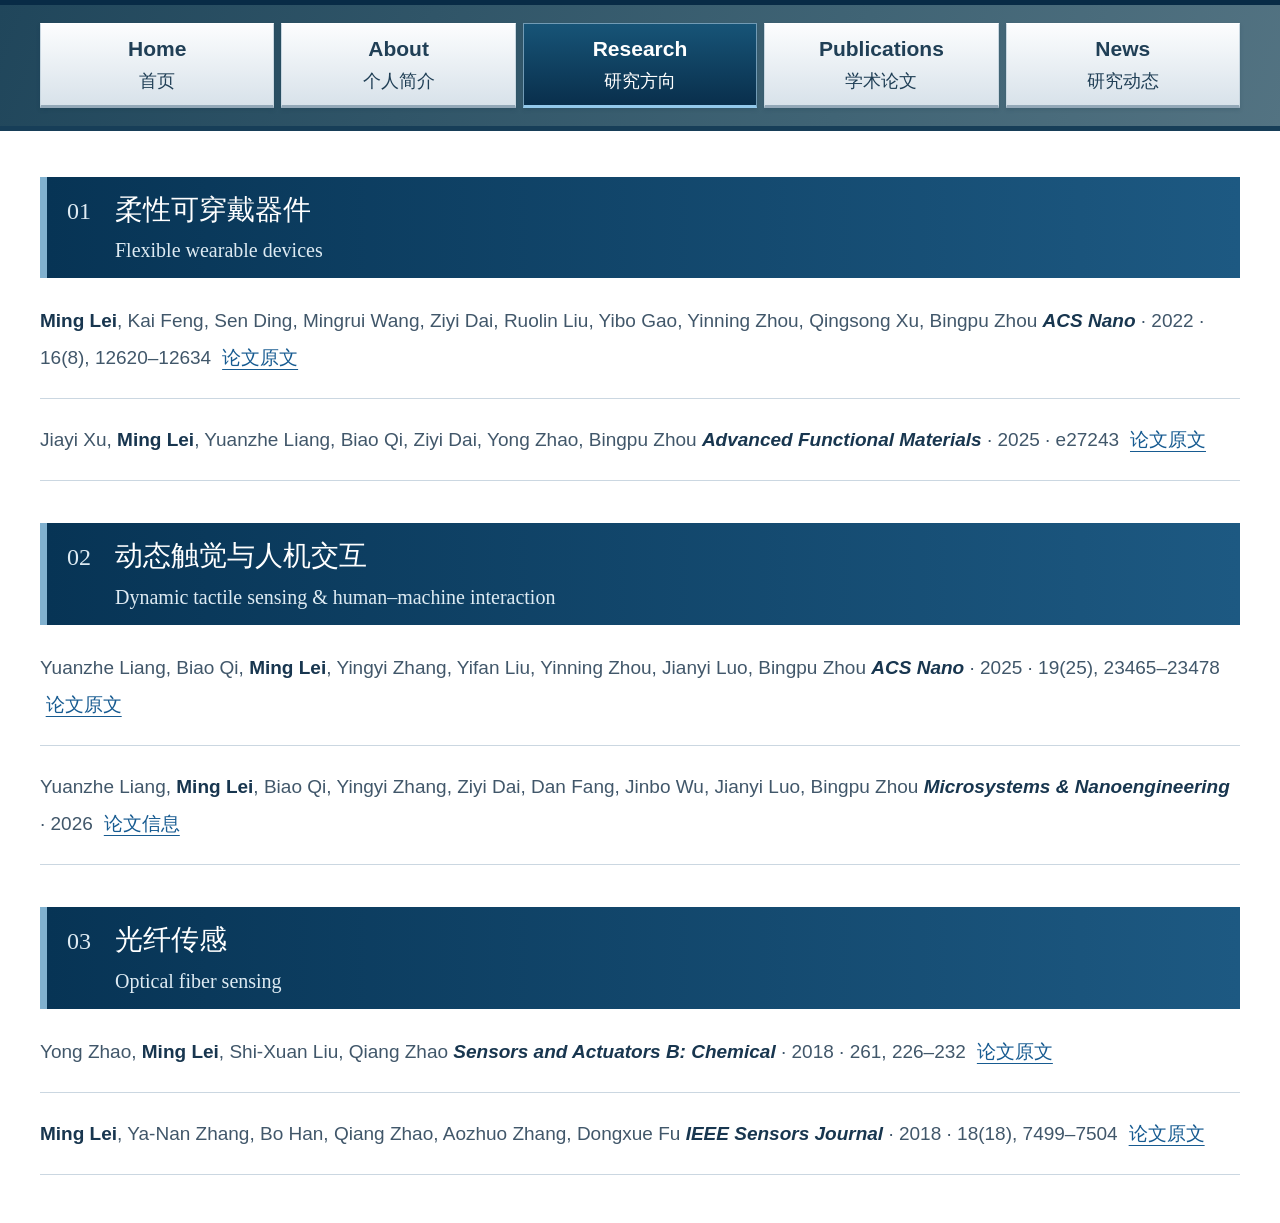
<file: research.html>
<!doctype html>
<html lang="zh-CN"><head>
<meta charset="utf-8"><meta name="viewport" content="width=device-width,initial-scale=1">
<title>研究方向 · 雷铭 Ming Lei</title>
<meta name="description" content="雷铭的研究方向及代表作：柔性可穿戴器件、动态触觉与人机交互、光纤传感。">
<meta name="author" content="Ming Lei">
<meta name="theme-color" content="#162b44">
<link rel="icon" type="image/svg+xml" href="data:image/svg+xml,%3Csvg%20xmlns%3D%22http%3A%2F%2Fwww.w3.org%2F2000%2Fsvg%22%20viewBox%3D%220%200%2064%2064%22%3E%3Crect%20width%3D%2264%22%20height%3D%2264%22%20rx%3D%226%22%20fill%3D%22%23162b44%22%2F%3E%3Ctext%20x%3D%2232%22%20y%3D%2243%22%20text-anchor%3D%22middle%22%20font-family%3D%22Georgia%2Cserif%22%20font-size%3D%2234%22%20fill%3D%22white%22%3EM%3C%2Ftext%3E%3C%2Fsvg%3E">
<style>@charset "UTF-8";
:root{--ink:#18364f;--muted:#41576a;--blue:#175b91;--deep:#073455;--line:#cbd7e1;--wash:#eef4f8;--white:#fff;--serif:Georgia,'Times New Roman','Noto Serif CJK SC',serif;--sans:-apple-system,BlinkMacSystemFont,'Segoe UI','PingFang SC','Microsoft YaHei',sans-serif}
*{box-sizing:border-box}html{font-size:100%;scroll-behavior:smooth;scroll-padding-top:2rem}body{margin:0;color:var(--ink);background:white;font:1.25rem/1.85 var(--sans);-webkit-font-smoothing:antialiased}a{color:var(--blue);text-underline-offset:5px}a:hover{color:#092e4b}a:focus-visible,button:focus-visible{outline:3px solid #ce891b;outline-offset:5px}img{display:block;max-width:100%;height:auto}button{font:inherit}h1,h2,h3,p{margin-top:0}h1,h2,h3{line-height:1.4}p{margin-bottom:1.35rem}.wrap{width:min(1200px,calc(100% - 72px));margin-inline:auto}.skip{position:absolute;top:-120px;left:1rem;padding:.5rem 1rem;background:white;z-index:99}.skip:focus{top:1rem}
/* Wide academic masthead with individual navigation blocks. */
.masthead{border-top:5px solid #082b46;border-bottom:5px solid #173e58;background:linear-gradient(110deg,#20465b 0%,#406475 66%,#537382 100%);color:white}.header-inner{position:relative;display:grid;grid-template-columns:minmax(0,1fr) auto;gap:24px 32px;padding-block:28px 22px}.brand{display:inline-flex;align-items:center;gap:22px;color:white;text-decoration:none;width:fit-content;min-width:0}.brand:hover{color:white}.brand-mark{width:78px;height:78px;display:grid;place-items:center;flex:0 0 auto;border:1px solid #c4d8e3;outline:1px solid #7996a8;outline-offset:5px;background:#183c52;font:normal 2rem var(--serif);letter-spacing:-3px;padding-right:3px}.brand-name{font:600 2.125rem/1.3 var(--serif);letter-spacing:.01em}.brand-subtitle{display:block;margin-top:.55rem;color:#edf4f8;font:normal 1.1875rem/1.6 var(--sans);letter-spacing:.04em}.header-decoration{width:160px;align-self:center;display:grid;justify-items:end;gap:12px;padding:5px}.header-decoration span{height:2px;background:#b8cbd8;opacity:.7}.header-decoration span:nth-child(1){width:75%}.header-decoration span:nth-child(2){width:100%}.header-decoration span:nth-child(3){width:50%}
.nav{grid-column:1/-1;display:grid;grid-template-columns:repeat(5,minmax(0,1fr));gap:7px}.nav a{display:flex;flex-direction:column;flex-wrap:wrap;gap:.2rem .7rem;align-items:center;justify-content:center;min-height:67px;padding:10px 12px;border:1px solid #c9d7e1;border-top-color:white;border-bottom:3px solid #93a8b8;background:linear-gradient(#fcfdfe,#d8e2ea);color:#203f56;text-align:center;text-decoration:none;box-shadow:0 2px 4px #102a3c25;transition:background .15s ease,color .15s ease}.nav-en{font:600 1.3125rem/1.45 var(--sans)}.nav-zh{font-size:1.125rem;line-height:1.5}.nav a[aria-current=page]{background:linear-gradient(#175477,#092f4c);color:white;border-color:#729bb5;border-bottom-color:#93c9eb}.nav a:hover{background:#c8dce9;color:#123b57}.nav a[aria-current=page]:hover{background:#164d71;color:white}.nav-toggle{display:none;color:white;border:1px solid #b8ccd9;background:#163c53;padding:.4rem .8rem}
/* Home and research features. */
.eyebrow{font-size:1rem;line-height:1.65;letter-spacing:.055em;font-weight:600;color:var(--blue);margin-bottom:1.35rem}.hero{display:grid;grid-template-columns:minmax(0,1.25fr) minmax(0,.85fr);gap:48px;align-items:start;padding:50px 0 44px}.hero h1{font:normal clamp(3rem,4.6vw,4rem)/1.2 var(--serif);letter-spacing:-.03em;margin-bottom:1.3rem}.hero h1 span{font:500 2.1rem/1.4 var(--sans);letter-spacing:.08em;margin-left:1rem;white-space:nowrap}.hero .lead{font-size:1.5rem;line-height:1.7;font-weight:500;margin-bottom:1rem}.hero .intro{color:var(--muted);max-width:39rem}.actions{display:flex;flex-wrap:wrap;align-items:center;gap:1.7rem;margin-top:1.5rem}.button{display:inline-flex;align-items:center;justify-content:center;background:linear-gradient(#286b9b,#154a72);border:1px solid #123d5e;color:white;text-decoration:none;padding:.55rem 1.4rem;font-size:1.1875rem;box-shadow:0 2px 3px #18364f18}.button:hover{background:#123c5c;color:white}.text-link{font-size:1.125rem}
.research-index{border:1px solid #b8cbd9;background:var(--wash);box-shadow:5px 5px 0 #e4ecf2}.research-index>p{background:var(--deep);color:white;padding:12px 18px;font-size:1rem;letter-spacing:.04em;margin:0}.research-index a{display:grid;grid-template-columns:42px minmax(0,1fr);gap:14px;padding:20px 18px;border-bottom:1px solid var(--line);text-decoration:none;color:var(--ink)}.research-index a:last-child{border-bottom:0}.research-index a:hover{background:#e0edf6}.research-index .no{display:grid;place-items:center;align-self:start;height:40px;background:white;border:1px solid #b8c9d6;color:var(--blue);font:normal 1.2rem var(--serif)}.research-index strong{font-size:1.25rem;line-height:1.6;font-weight:600}.research-index small{display:block;font-size:1.0625rem;line-height:1.6;color:var(--muted);margin-top:5px}
.section{padding:42px 0;border-top:1px solid var(--line)}.section-heading{display:flex;justify-content:space-between;align-items:center;gap:1rem;background:linear-gradient(90deg,#073455,#1d5982);border-left:7px solid #81b1cf;color:white;padding:13px 20px;margin-bottom:2rem}.section-heading h2{font-size:1.75rem;font-weight:500;margin:0}.section-heading h2 small{font:normal 1.3rem/1.5 var(--serif);color:#deebf3;margin-left:1rem}.section-heading>a{color:white;white-space:nowrap}
.featured{position:relative;background:#eef4f8;border-top:1px solid #bdcfdd;border-bottom:1px solid #bdcfdd}.featured::before{content:'';display:block;width:min(1200px,calc(100% - 72px));height:5px;margin-inline:auto;background:linear-gradient(90deg,#154f79 0 22%,#86b1cc 22% 42%,#d7e4ed 42%)}.featured-inner{display:grid;grid-template-columns:minmax(0,1fr) minmax(0,1fr);gap:50px;align-items:center;padding-block:42px}.feature-label{font-size:1rem;color:var(--blue);font-weight:600;letter-spacing:.035em;line-height:1.7}.featured h2{font-size:2.125rem;font-weight:500;margin:1.1rem 0}.featured p{color:var(--muted)}.feature-figure{margin:0;padding:24px;background:white;border:1px solid var(--line);box-shadow:5px 5px 0 #d5e3ee}.feature-figure img{width:100%;max-height:330px;object-fit:contain}.feature-figure figcaption{font-size:1rem;line-height:1.7;color:var(--muted);margin-top:16px;padding-top:12px;border-top:1px solid var(--line)}.feature-type{position:relative;min-height:280px;display:flex;flex-direction:column;gap:25px;justify-content:space-between;background:linear-gradient(125deg,#103d5c,#245b7b);color:white;padding:34px;border:5px solid white;outline:1px solid #c0d1df;box-shadow:7px 7px 0 #dce7ef}.feature-type::after{content:'';position:absolute;top:16px;right:16px;width:38px;height:38px;border-top:2px solid #99bed5;border-right:2px solid #99bed5}.feature-type strong{font:normal 2rem/1.3 var(--serif)}.feature-type span{font-size:1rem;letter-spacing:.04em;color:#e0ebf3}
.pub-list{list-style:none;padding:0;margin:0}.pub-item{display:grid;grid-template-columns:54px minmax(0,1fr);gap:22px;padding:1.9rem 0;border-bottom:1px solid var(--line)}.pub-item:first-child{padding-top:0}.pub-number{display:grid;place-items:center;align-self:start;width:45px;height:45px;border:1px solid #b8cbd9;background:var(--wash);color:var(--blue);font:normal 1.35rem var(--serif)}.pub-title{font:500 1.5rem/1.5 var(--serif);margin:0 0 .8rem}.pub-title a{color:var(--ink);text-decoration:none}.pub-title a:hover{color:var(--blue);text-decoration:underline}.authors{color:var(--muted);font-size:1.1875rem;line-height:1.8;margin-bottom:.7rem}.authors strong{color:var(--ink);font-weight:650}.pub-meta{font-size:1.125rem;line-height:1.8;color:var(--muted);margin:0}.pub-meta em{color:var(--blue);font-style:normal;font-weight:600}.pub-links{display:flex;flex-wrap:wrap;gap:.7rem 1.5rem;font-size:1.0625rem;margin-top:.75rem}.home-bottom{display:grid;grid-template-columns:minmax(0,1fr) minmax(0,1fr);gap:52px}.home-bottom h2{font-size:1.65rem;font-weight:500;border-left:6px solid #327aa7;background:var(--wash);padding:10px 16px}.news-row{display:grid;grid-template-columns:112px minmax(0,1fr);gap:14px;margin-top:1.35rem}.news-row time{font-size:1.0625rem;color:var(--blue);font-variant-numeric:tabular-nums}.news-row p{font-size:1.1875rem;color:var(--muted);margin:0}
/* Shared inner-page typography and section ornaments. */
.page-heading{position:relative;padding:35px 32px;margin:38px 0 42px;background:linear-gradient(100deg,#e7eff5,#f7fafc);border-left:7px solid #19547c;border-bottom:1px solid #c5d6e3}.page-heading::after{content:'';position:absolute;right:20px;top:20px;width:56px;height:18px;border-top:2px solid #b4cbdc;border-bottom:2px solid #b4cbdc}.page-heading .eyebrow{margin-bottom:10px}.page-heading h1{font:normal clamp(2.4rem,4vw,3.2rem)/1.3 var(--serif);margin:0}.page-heading h1 span{font:500 1.75rem/1.5 var(--sans);letter-spacing:.06em;margin-left:1.3rem}.page-heading p{color:var(--muted);margin:1.1rem 0 0;max-width:55rem}.page-body{padding-bottom:60px;min-height:420px}.about-layout{display:grid;grid-template-columns:265px minmax(0,1fr);gap:50px}.profile-block{padding:30px;background:var(--wash);border:1px solid var(--line);border-top:6px solid #2a6b98;align-self:start;box-shadow:5px 5px 0 #e0eaf2}.profile-block .initials{font:normal 4.5rem/1.1 var(--serif);letter-spacing:-.07em;margin-bottom:1.4rem}.profile-block h2{font-size:1.625rem;font-weight:500;margin-bottom:.3rem}.profile-block p{font-size:1.125rem;color:var(--muted);margin-bottom:.65rem}.prose{max-width:850px}.prose h2{font-size:1.6rem;font-weight:500;margin:2.8rem 0 1.4rem;padding:8px 16px;border-left:5px solid #347faa;background:var(--wash)}.prose h2:first-child{margin-top:0}.prose p{color:var(--muted)}.timeline-entry{display:grid;grid-template-columns:190px minmax(0,1fr);gap:24px;padding:1.4rem 0;border-top:1px solid var(--line)}.timeline-entry time{color:var(--blue);font-size:1.0625rem}.timeline-entry h3{font-size:1.25rem;font-weight:500;margin-bottom:.5rem}.timeline-entry p{font-size:1.125rem;margin:0}.source-note{font-size:1rem;color:var(--muted);margin-top:1rem}
.research-block{display:grid;grid-template-columns:78px minmax(0,1fr);gap:24px;padding:2.7rem 0;border-bottom:1px solid var(--line)}.research-block:first-child{padding-top:0}.research-num{display:grid;place-items:center;align-self:start;width:62px;height:62px;color:white;background:linear-gradient(#3e7b9c,#16496c);box-shadow:4px 4px 0 #dbe7ef;font:normal 2rem var(--serif)}.research-block h2{font-size:1.875rem;font-weight:500;margin-bottom:.5rem}.research-block .en{font:normal 1.4rem/1.6 var(--serif);color:var(--blue);margin-bottom:1.4rem}.research-block p{color:var(--muted);max-width:55rem}.keywords{display:flex;flex-wrap:wrap;gap:.7rem;margin:1.4rem 0}.keywords span{font-size:1.0625rem;padding:.25rem .75rem;background:var(--wash);color:var(--muted);border:1px solid var(--line)}.related{border-left:3px solid #a5c4d9;padding-left:1.2rem;margin-top:1.5rem;font-size:1.125rem;line-height:1.8}.years{display:flex;flex-wrap:wrap;gap:1rem;margin-bottom:2.5rem;font-size:1.1875rem}.years a{padding:5px 24px;border:1px solid #b9ccda;background:var(--wash);text-decoration:none}.years a:hover{background:#dae9f4}.year-group{display:grid;grid-template-columns:110px minmax(0,1fr);gap:25px;margin-bottom:3rem}.year-group>h2{font:normal 2rem/1.4 var(--serif);color:white;background:var(--deep);padding:12px 15px;margin:0;align-self:start;text-align:center;border-bottom:5px solid #8cb9d7}.year-group .pub-item{grid-template-columns:48px minmax(0,1fr);gap:16px}.news-article{display:grid;grid-template-columns:160px minmax(0,1fr);gap:32px;padding:2.1rem 0;border-bottom:1px solid var(--line)}.news-article:first-child{padding-top:0}.news-article time{color:var(--blue);background:var(--wash);border-left:4px solid #7faaca;padding:9px 14px;align-self:start;font-size:1.125rem}.news-article h2{font-size:1.65rem;font-weight:500;margin-bottom:1.1rem}.news-article p{color:var(--muted);max-width:52rem}.footer{border-top:4px solid #315f7e;background:#edf3f7;padding:30px 0;font-size:1rem;color:var(--muted)}.footer-inner{display:flex;flex-wrap:wrap;justify-content:space-between;align-items:center;gap:1rem}.footer p{margin:0}.footer a{color:var(--muted)}
@media(max-width:1000px){.wrap{width:calc(100% - 48px)}.header-decoration{width:100px}.nav a{flex-direction:column;gap:2px}.hero{grid-template-columns:minmax(0,1.2fr) minmax(0,1fr);gap:32px}.hero h1 span{display:block;margin:.7rem 0 0}.hero .lead{font-size:1.375rem}.featured-inner{gap:32px}.about-layout{grid-template-columns:235px minmax(0,1fr);gap:32px}.timeline-entry{grid-template-columns:1fr;gap:.5rem}.home-bottom{gap:32px}.news-row{grid-template-columns:1fr;gap:4px}.section-heading h2 small{display:block;margin:.3rem 0 0}}
@media(max-width:720px){body{font-size:1.125rem;line-height:1.85}.wrap{width:calc(100% - 32px)}.header-inner{gap:20px 12px;padding-block:22px 18px}.brand{gap:16px}.brand-mark{width:52px;height:58px;font-size:1.5rem;outline-offset:3px}.brand-name{font-size:1.55rem;line-height:1.5}.brand-subtitle{font-size:1rem;margin-top:.25rem;letter-spacing:0}.header-decoration{display:none}.nav-toggle{display:block;align-self:center;padding:.35rem .65rem;font-size:1rem}.nav{grid-template-columns:repeat(2,minmax(0,1fr));gap:7px}.nav a{min-height:62px;flex-direction:row;flex-wrap:wrap;gap:4px 10px;padding:9px}.nav a:last-child{grid-column:1/-1}.nav-en{font-size:1.1875rem}.nav-zh{font-size:1rem}.js .nav{display:none}.js .nav.is-open{display:grid}.hero{grid-template-columns:1fr;padding:34px 0;gap:32px}.hero h1{font-size:3.25rem}.hero h1 span{display:inline-block;margin:0 0 0 .7rem;font-size:1.75rem}.hero .lead{font-size:1.3rem}.hero .intro{font-size:1.1875rem}.eyebrow{font-size:1rem}.research-index strong{font-size:1.1875rem}.research-index small{font-size:1rem}.research-index a{padding:17px 15px;gap:12px}.actions{gap:1.3rem}.text-link{font-size:1.0625rem}.featured-inner{grid-template-columns:1fr;padding-block:32px;gap:25px}.featured::before{width:calc(100% - 32px)}.featured h2{font-size:1.875rem}.feature-type{padding:26px;min-height:260px}.feature-type strong{font-size:1.75rem}.feature-label{font-size:1rem}.section{padding:32px 0}.section-heading{padding:12px 14px;align-items:flex-start}.section-heading h2{font-size:1.5rem}.section-heading h2 small{font-size:1.125rem}.home-bottom{grid-template-columns:1fr;gap:30px}.home-bottom h2{font-size:1.45rem}.news-row{grid-template-columns:108px minmax(0,1fr);gap:12px}.news-row p{font-size:1.125rem}.pub-item{grid-template-columns:36px minmax(0,1fr);gap:12px}.pub-number{width:32px;height:34px;font-size:1.1rem}.pub-title{font-size:1.3125rem}.authors,.pub-meta{font-size:1.0625rem}.pub-links{font-size:1rem}.page-heading{padding:24px 20px;margin:26px 0 30px}.page-heading h1{font-size:2.35rem;overflow-wrap:anywhere}.page-heading h1 span{display:block;margin:.6rem 0 0;font-size:1.5rem}.page-heading::after{width:30px;top:14px;right:12px}.about-layout{grid-template-columns:1fr;gap:30px}.profile-block{padding:24px}.profile-block .initials{float:right;font-size:3.5rem}.prose h2{font-size:1.4rem}.research-block{grid-template-columns:44px minmax(0,1fr);gap:14px}.research-num{width:42px;height:46px;font-size:1.45rem}.research-block h2{font-size:1.5rem}.research-block .en{font-size:1.25rem}.keywords span,.related{font-size:1.0625rem}.year-group{grid-template-columns:1fr;gap:24px}.year-group>h2{justify-self:start;min-width:115px;font-size:1.7rem}.year-group .pub-item{grid-template-columns:36px minmax(0,1fr);gap:12px}.news-article{grid-template-columns:1fr;gap:16px}.news-article time{justify-self:start}.news-article h2{font-size:1.5rem}.page-body{padding-bottom:40px}.footer-inner{display:block}.footer p+p{margin-top:.75rem}}
@media(max-width:420px){.brand-name{font-size:1.375rem}.brand-mark{display:none}.brand-subtitle{max-width:230px}.hero h1 span{display:block;margin:.5rem 0 0}.nav a{flex-direction:column}.news-row{grid-template-columns:1fr;gap:2px}.section-heading{flex-wrap:wrap}}
/* Homepage: full-width introduction with two research directions. */
.hero-home{display:block;max-width:1100px;padding-block:46px 42px}
.home-directions{display:grid;gap:13px;list-style:none;padding:0;margin:0 0 30px}
.home-directions li{display:flex;align-items:baseline;gap:16px;font-size:1.5rem;line-height:1.65;font-weight:600}
.direction-number{flex:0 0 auto;font:normal 1.15rem/1.7 var(--serif);color:var(--blue);border-bottom:2px solid #8fb4cc;min-width:30px;text-align:center}
.research-focus{padding:26px 30px;background:linear-gradient(110deg,#f0f5f9,#fafcfd);border-left:5px solid #427d9f;border-top:1px solid #d9e5ed;border-bottom:1px solid #d9e5ed}
.focus-intro{font-size:1.375rem;color:var(--ink);margin-bottom:20px}
.focus-item h2{font-size:1.375rem;font-weight:600;line-height:1.65;margin:0 0 9px}
.focus-item h2 strong{font-weight:650}
.focus-item p{color:var(--muted);font-size:1.25rem;line-height:1.95;margin:0}
.focus-item+.focus-item{margin-top:24px;padding-top:23px;border-top:1px solid #d4e0e9}
.home-experience{margin-bottom:22px;padding-left:20px;border-left:2px solid #bfd2df}
.home-experience h3{font-size:1.25rem;font-weight:650;color:var(--blue);margin-bottom:7px}
.home-experience p{margin:0;color:var(--muted)}
@media(max-width:720px){.hero-home{padding-block:32px}.home-directions{gap:12px;margin-bottom:24px}.home-directions li{font-size:1.25rem;gap:12px}.direction-number{font-size:1.0625rem;min-width:26px}.research-focus{padding:22px 18px}.focus-intro,.focus-item h2{font-size:1.25rem}.focus-item p{font-size:1.125rem;line-height:1.9}.focus-item+.focus-item{margin-top:21px;padding-top:20px}.home-experience h3{font-size:1.1875rem}}
/* Homepage review: navigation, name and supplied portrait. */
.home-page .header-inner{display:block;padding-block:18px}
.home-page .hero-home{display:grid;grid-template-columns:minmax(0,1fr) 224px;gap:26px 42px;max-width:none;padding-block:46px 20px}
.home-page .hero-home h1{grid-column:1;grid-row:1;margin:0}
.home-portrait{grid-column:2;grid-row:1 / span 2;align-self:start;margin:0;padding:7px;border:1px solid #c6d6e1;background:white;box-shadow:6px 6px 0 #edf3f7}
.home-portrait img{width:100%;height:auto;display:block}
.home-page .research-focus{grid-column:1;grid-row:2;padding:25px 28px}
.pub-inline-link{display:inline;white-space:nowrap}
.pub-original{font-size:inherit}
@media(max-width:1000px) and (min-width:721px){.home-page .hero-home{grid-template-columns:minmax(0,1fr) 190px;column-gap:28px}.home-page .research-focus{padding:23px}.home-page .focus-item h2,.home-page .focus-intro{font-size:1.25rem}}
@media(max-width:720px){.home-page .header-inner{padding-block:12px}.home-page .nav-toggle{margin-left:auto}.home-page .nav.is-open{margin-top:12px}.home-page .hero-home{grid-template-columns:minmax(0,1fr) 120px;gap:24px 20px;padding-block:28px 8px}.home-page .hero-home h1{font-size:2.7rem;align-self:center;line-height:1.25}.home-page .hero-home h1 span{display:block;margin:.6rem 0 0;font-size:1.8rem}.home-portrait{grid-column:2;grid-row:1;padding:5px;box-shadow:4px 4px 0 #edf3f7}.home-page .research-focus{grid-column:1 / -1;grid-row:2;padding:22px 18px}}
@media(max-width:380px){.home-page .hero-home{grid-template-columns:minmax(0,1fr) 102px;column-gap:16px}.home-page .hero-home h1{font-size:2.35rem}}
/* About page: same navigation, type scale and section bars as Home. */
.visually-hidden{position:absolute;width:1px;height:1px;padding:0;margin:-1px;overflow:hidden;clip-path:inset(50%);white-space:nowrap;border:0}
.about-content{padding-top:46px;padding-bottom:48px}
.about-section+.about-section{margin-top:42px}
.about-page .section-heading{margin-bottom:26px}
.about-copy{font-size:1.25rem;line-height:1.95;color:var(--muted)}
.about-copy p:last-child{margin-bottom:0}
.education-list{list-style:none;padding:0;margin:0}
.education-entry{display:grid;grid-template-columns:225px minmax(0,1fr);gap:28px;padding:22px 0;border-bottom:1px solid var(--line)}
.education-entry:first-child{padding-top:0}
.education-period{font-size:1.1875rem;font-variant-numeric:tabular-nums;color:var(--blue);margin:0;white-space:nowrap}
.education-entry h3{display:flex;flex-wrap:wrap;align-items:baseline;gap:8px 20px;font-size:1.375rem;font-weight:600;margin:0 0 7px}
.education-role{font-size:1.1875rem;font-weight:400;color:var(--muted)}
.education-entry div>p{font-size:1.25rem;line-height:1.8;color:var(--muted);margin:0}
@media(max-width:1000px){.education-entry{grid-template-columns:190px minmax(0,1fr);gap:24px}}
@media(max-width:720px){.about-content{padding-top:28px;padding-bottom:36px}.about-section+.about-section{margin-top:32px}.about-page .section-heading{margin-bottom:22px}.about-copy{font-size:1.125rem;line-height:1.9}.education-entry{grid-template-columns:1fr;gap:8px;padding-block:20px}.education-period,.education-role{font-size:1.0625rem}.education-entry h3{font-size:1.25rem;gap:6px 16px}.education-entry div>p{font-size:1.125rem}}
/* Research directions: concise author–journal references. */
.research-content{padding-top:46px;padding-bottom:48px}
.research-section+.research-section{margin-top:42px}
.research-page .section-heading{margin-bottom:24px}
.research-page .section-heading h2 small{display:block;margin:.4rem 0 0 3rem;font-size:1.25rem}
.research-section-number{display:inline-block;min-width:3rem;font:normal 1.5rem/1.4 var(--serif);color:#deebf3}
.research-references{list-style:none;padding:0;margin:0}
.research-reference{padding:22px 0;border-bottom:1px solid var(--line);font-size:1.1875rem;line-height:1.95;color:var(--muted)}
.research-reference:first-child{padding-top:0}
.research-reference p{margin:0}
.research-reference strong{font-weight:700;color:var(--ink)}
.research-journal{font-style:italic;font-weight:700;color:var(--ink)}
.research-paper-link{display:inline;white-space:nowrap;margin-left:.3em}
@media(max-width:720px){.research-content{padding-top:28px;padding-bottom:36px}.research-section+.research-section{margin-top:32px}.research-page .section-heading h2 small{font-size:1.125rem;margin-left:0}.research-section-number{font-size:1.25rem;min-width:2.6rem}.research-reference{font-size:1.125rem;line-height:1.9;padding-block:20px}}
@media(prefers-reduced-motion:reduce){html{scroll-behavior:auto}*{transition:none!important}}
</style>
</head><body class="home-page research-page">
<a class="skip" href="#main">跳转到主要内容</a>
<header class="masthead"><div class="wrap header-inner">

<button class="nav-toggle" type="button" aria-expanded="false" aria-controls="site-nav">菜单</button>
<nav class="nav" id="site-nav" aria-label="主要导航"><a href="index.html"><span class="nav-en" lang="en">Home</span><span class="nav-zh">首页</span></a><a href="about.html"><span class="nav-en" lang="en">About</span><span class="nav-zh">个人简介</span></a><a href="research.html" aria-current="page"><span class="nav-en" lang="en">Research</span><span class="nav-zh">研究方向</span></a><a href="publications.html"><span class="nav-en" lang="en">Publications</span><span class="nav-zh">学术论文</span></a><a href="news.html"><span class="nav-en" lang="en">News</span><span class="nav-zh">研究动态</span></a></nav>
</div></header>
<main id="main"><div class="wrap research-content"><h1 class="visually-hidden">研究方向</h1><section class="research-section" id="wearable" aria-labelledby="heading-wearable"><div class="section-heading"><h2 id="heading-wearable"><span class="research-section-number">01</span>柔性可穿戴器件<small lang="en">Flexible wearable devices</small></h2></div><ol class="research-references" aria-label="代表作"><li class="research-reference" data-paper-id="electronic-skin-2022" aria-label="Breathable and Waterproof Electronic Skin with Three-Dimensional Architecture for Pressure and Strain Sensing in Nonoverlapping Mode"><p><span lang="en"><strong>Ming Lei</strong>, Kai Feng, Sen Ding, Mingrui Wang, Ziyi Dai, Ruolin Liu, Yibo Gao, Yinning Zhou, Qingsong Xu, Bingpu Zhou</span> <strong><em class="research-journal" lang="en">ACS Nano</em></strong> · 2022 · 16(8), 12620–12634 <span class="research-paper-link"><a href="https://doi.org/10.1021/acsnano.2c04188" aria-label="论文原文：Breathable and Waterproof Electronic Skin with Three-Dimensional Architecture for Pressure and Strain Sensing in Nonoverlapping Mode">论文原文</a></span></p></li><li class="research-reference" data-paper-id="gourd-2026" aria-label="Gourd-Inspired Design of Unit Cell with Multiple Gradients for Physiological-Range Pressure Sensing"><p><span lang="en">Jiayi Xu, <strong>Ming Lei</strong>, Yuanzhe Liang, Biao Qi, Ziyi Dai, Yong Zhao, Bingpu Zhou</span> <strong><em class="research-journal" lang="en">Advanced Functional Materials</em></strong> · 2025 · e27243 <span class="research-paper-link"><a href="https://doi.org/10.1002/adfm.202527243" aria-label="论文原文：Gourd-Inspired Design of Unit Cell with Multiple Gradients for Physiological-Range Pressure Sensing">论文原文</a></span></p></li></ol></section><section class="research-section" id="interaction" aria-labelledby="heading-interaction"><div class="section-heading"><h2 id="heading-interaction"><span class="research-section-number">02</span>动态触觉与人机交互<small lang="en">Dynamic tactile sensing &amp; human–machine interaction</small></h2></div><ol class="research-references" aria-label="代表作"><li class="research-reference" data-paper-id="adhesion-2025" aria-label="Bionic Perception of Surface Adhesion via Magnetized Spring-like Sensor with Axial Stretchability"><p><span lang="en">Yuanzhe Liang, Biao Qi, <strong>Ming Lei</strong>, Yingyi Zhang, Yifan Liu, Yinning Zhou, Jianyi Luo, Bingpu Zhou</span> <strong><em class="research-journal" lang="en">ACS Nano</em></strong> · 2025 · 19(25), 23465–23478 <span class="research-paper-link"><a href="https://doi.org/10.1021/acsnano.5c07356" aria-label="论文原文：Bionic Perception of Surface Adhesion via Magnetized Spring-like Sensor with Axial Stretchability">论文原文</a></span></p></li><li class="research-reference" data-paper-id="joystick-2026" aria-label="Magnetized Joystick with Dual-Anisotropy for High-Capacity Wearable Human-Machine Interactions"><p><span lang="en">Yuanzhe Liang, <strong>Ming Lei</strong>, Biao Qi, Yingyi Zhang, Ziyi Dai, Dan Fang, Jinbo Wu, Jianyi Luo, Bingpu Zhou</span> <strong><em class="research-journal" lang="en">Microsystems &amp; Nanoengineering</em></strong> · 2026 <span class="research-paper-link"><a href="https://bpzhou.wixsite.com/um-mnf/publications" aria-label="论文信息：Magnetized Joystick with Dual-Anisotropy for High-Capacity Wearable Human-Machine Interactions">论文信息</a></span></p></li></ol></section><section class="research-section" id="optical-fiber" aria-labelledby="heading-optical-fiber"><div class="section-heading"><h2 id="heading-optical-fiber"><span class="research-section-number">03</span>光纤传感<small lang="en">Optical fiber sensing</small></h2></div><ol class="research-references" aria-label="代表作"><li class="research-reference" data-paper-id="hydrogel-spr-2018" aria-label="Smart hydrogel-based optical fiber SPR sensor for pH measurements"><p><span lang="en">Yong Zhao, <strong>Ming Lei</strong>, Shi-Xuan Liu, Qiang Zhao</span> <strong><em class="research-journal" lang="en">Sensors and Actuators B: Chemical</em></strong> · 2018 · 261, 226–232 <span class="research-paper-link"><a href="https://doi.org/10.1016/j.snb.2018.01.120" aria-label="论文原文：Smart hydrogel-based optical fiber SPR sensor for pH measurements">论文原文</a></span></p></li><li class="research-reference" data-paper-id="hydrogel-mzi-2018" aria-label="In-Line Mach–Zehnder Interferometer and FBG With Smart Hydrogel for Simultaneous pH and Temperature Detection"><p><span lang="en"><strong>Ming Lei</strong>, Ya-Nan Zhang, Bo Han, Qiang Zhao, Aozhuo Zhang, Dongxue Fu</span> <strong><em class="research-journal" lang="en">IEEE Sensors Journal</em></strong> · 2018 · 18(18), 7499–7504 <span class="research-paper-link"><a href="https://doi.org/10.1109/jsen.2018.2862426" aria-label="论文原文：In-Line Mach–Zehnder Interferometer and FBG With Smart Hydrogel for Simultaneous pH and Temperature Detection">论文原文</a></span></p></li></ol></section></div></main>
<script>document.documentElement.classList.add('js');
const toggle = document.querySelector('.nav-toggle');
const nav = document.querySelector('#site-nav');
if (toggle && nav) {
  const close = () => {nav.classList.remove('is-open'); toggle.setAttribute('aria-expanded', 'false'); toggle.textContent = '菜单';};
  toggle.addEventListener('click', () => {
    const open = toggle.getAttribute('aria-expanded') !== 'true';
    toggle.setAttribute('aria-expanded', String(open));
    nav.classList.toggle('is-open', open);
    toggle.textContent = open ? '收起' : '菜单';
  });
  document.addEventListener('keydown', e => {if (e.key === 'Escape' && nav.classList.contains('is-open')) {close(); toggle.focus();}});
  nav.addEventListener('click', e => {if (e.target.closest('a')) close();});
}
</script></body></html>
</file>
